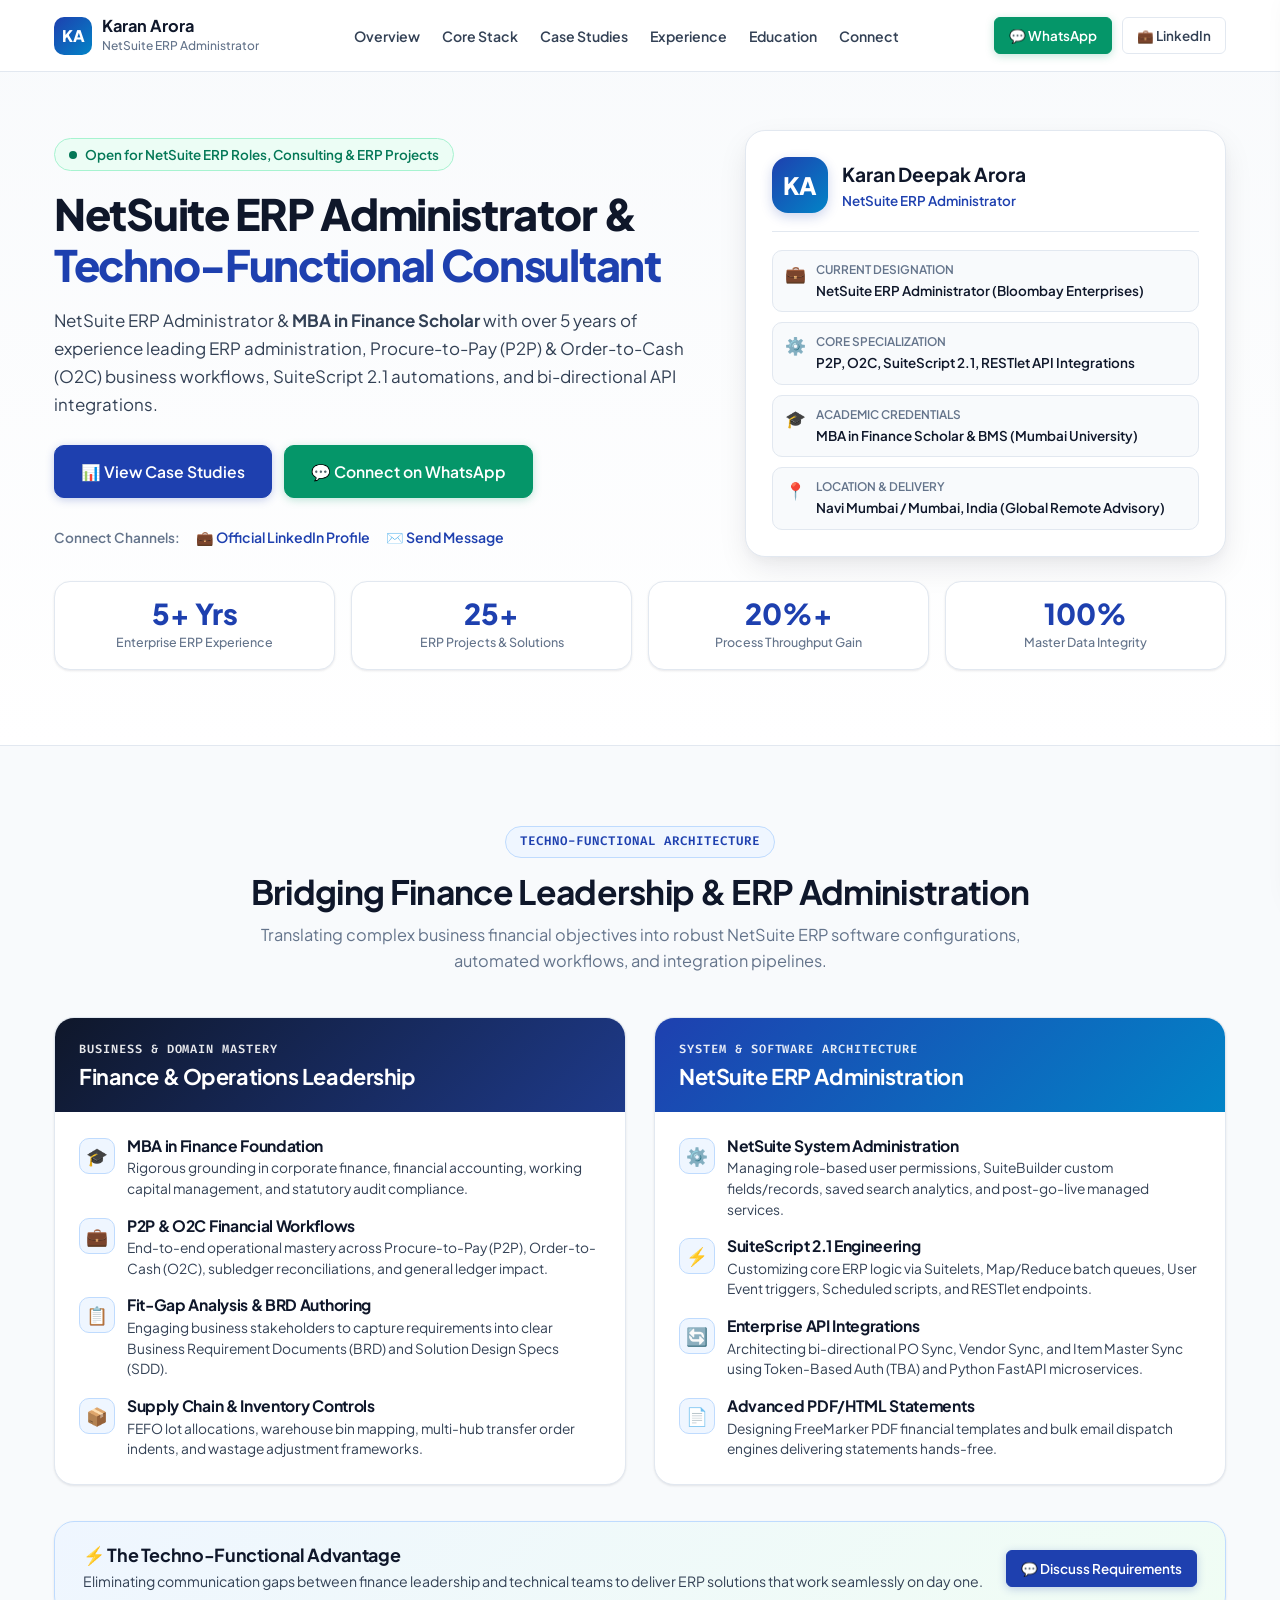
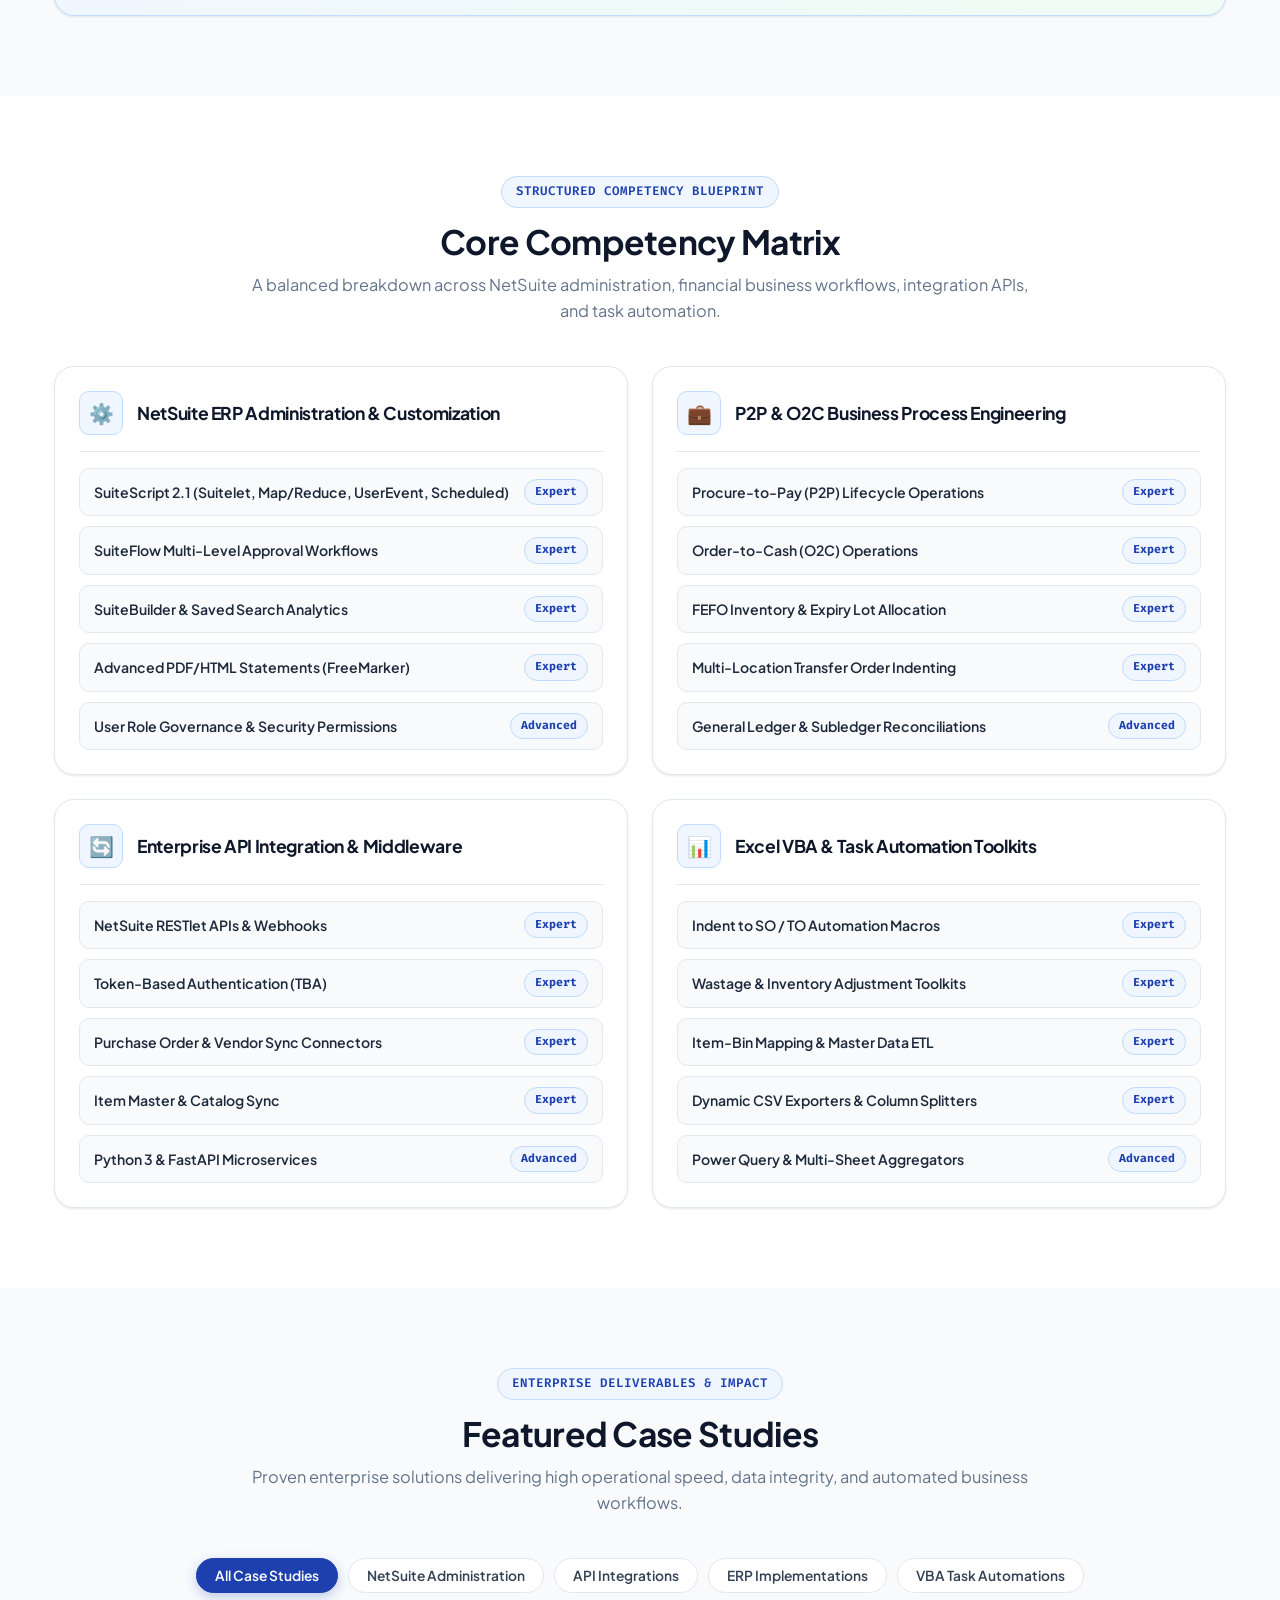
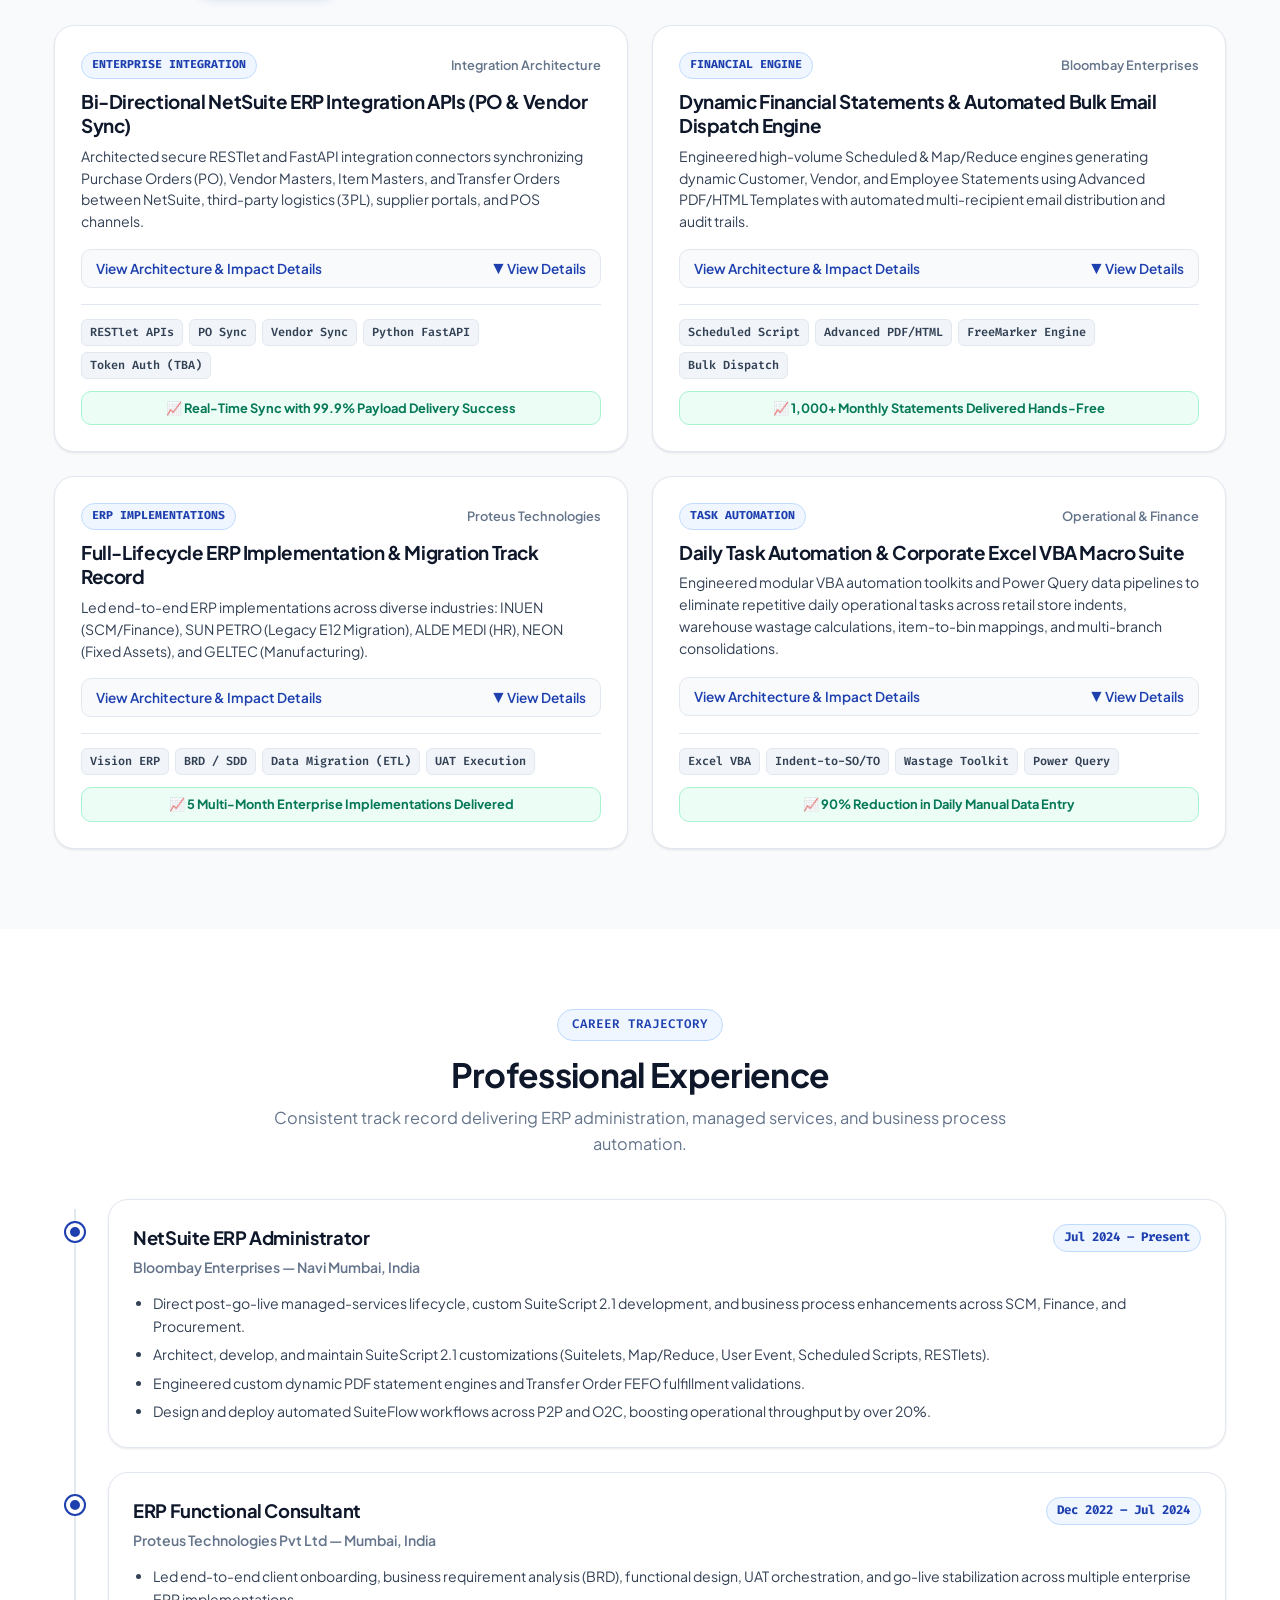
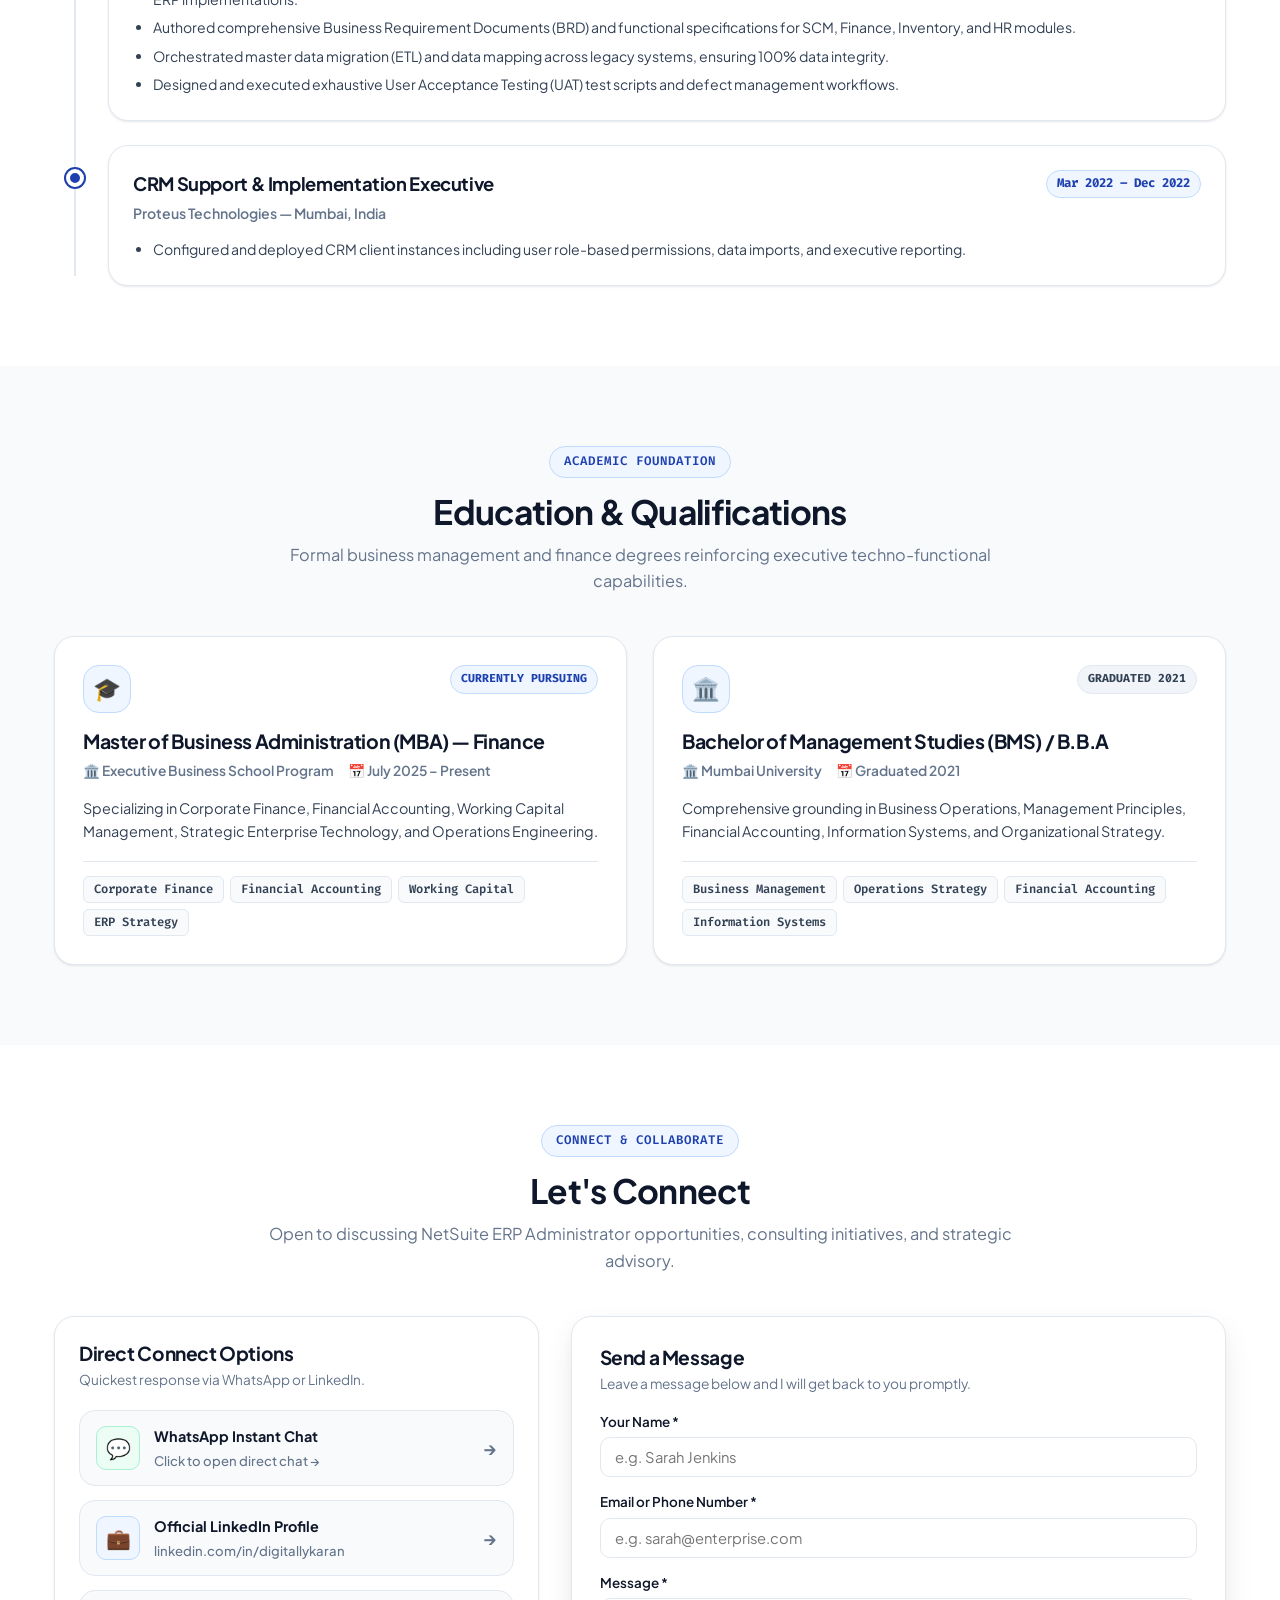
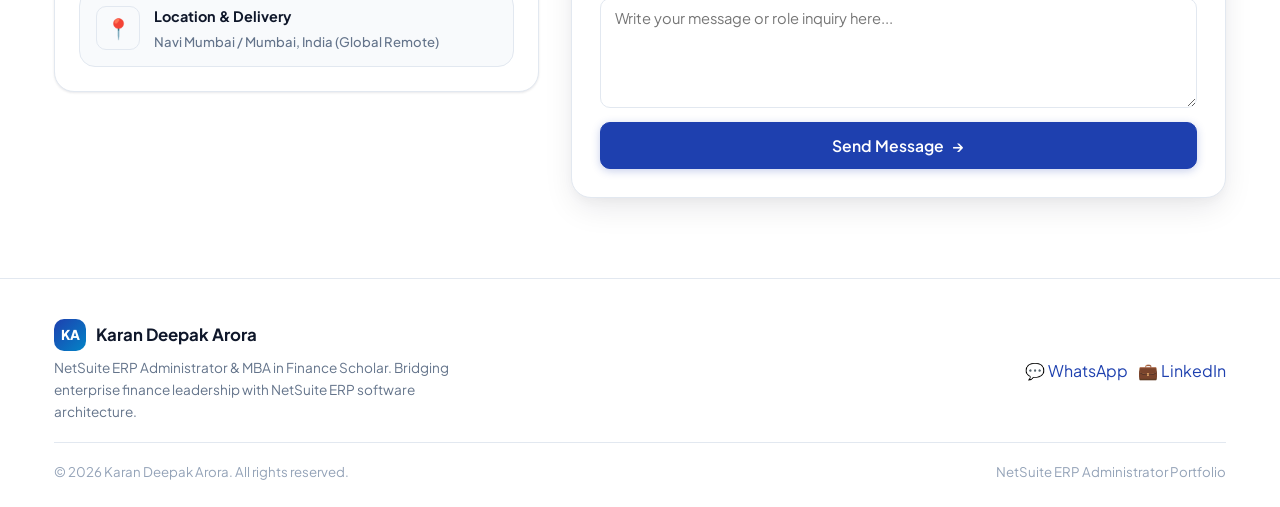
<file: index.html>
<!doctype html>
<html lang="en">
  <head>
    <!-- Google tag (gtag.js) -->
    <script async src="https://www.googletagmanager.com/gtag/js?id=G-GQKBBTF3C3"></script>
    <script>
      window.dataLayer = window.dataLayer || [];
      function gtag(){dataLayer.push(arguments);}
      gtag('js', new Date());
      gtag('config', 'G-GQKBBTF3C3');
    </script>

    <meta charset="UTF-8" />
    <meta name="viewport" content="width=device-width, initial-scale=1.0" />

    <!-- Primary SEO Meta Tags -->
    <title>Karan Deepak Arora | NetSuite ERP Administrator &amp; Techno-Functional Consultant</title>
    <meta name="title" content="Karan Deepak Arora | NetSuite ERP Administrator &amp; Techno-Functional Consultant" />
    <meta name="description" content="Professional portfolio of Karan Deepak Arora — NetSuite ERP Administrator &amp; Techno-Functional Consultant with MBA in Finance. Specializing in NetSuite administration, SuiteScript 2.1 automations, P2P/O2C workflows, API integrations, and Excel VBA macros." />
    <meta name="keywords" content="NetSuite ERP Administrator, NetSuite Techno-Functional Consultant, NetSuite ERP Applications Specialist, Senior NetSuite Consultant, NetSuite Solutions Architect, Oracle NetSuite ERP Specialist, SuiteScript 2.1 Developer, Procure-to-Pay P2P NetSuite, Order-to-Cash O2C NetSuite, NetSuite AP Automation, NetSuite Implementation Consultant, ERP Migration Specialist, Python FastAPI ERP Integration, MBA in Finance NetSuite, Karan Deepak Arora" />
    <meta name="author" content="Karan Deepak Arora" />
    <meta name="robots" content="index, follow, max-snippet:-1, max-image-preview:large, max-video-preview:-1" />
    <link rel="canonical" href="https://digitallykaran.github.io/" />

    <!-- Open Graph / Social Sharing -->
    <meta property="og:type" content="profile" />
    <meta property="og:url" content="https://digitallykaran.github.io/" />
    <meta property="og:title" content="Karan Deepak Arora | NetSuite ERP Administrator &amp; Techno-Functional Consultant" />
    <meta property="og:description" content="NetSuite ERP Administrator &amp; Techno-Functional Consultant with MBA in Finance. Delivering full-lifecycle ERP implementations, business process enhancements, and enterprise API integrations." />
    <meta property="og:image" content="https://digitallykaran.github.io/assets/images/og-preview.png" />
    <meta property="og:site_name" content="Karan Deepak Arora Portfolio" />

    <!-- Twitter Card -->
    <meta property="twitter:card" content="summary_large_image" />
    <meta property="twitter:url" content="https://digitallykaran.github.io/" />
    <meta property="twitter:title" content="Karan Deepak Arora | NetSuite ERP Administrator" />
    <meta property="twitter:description" content="NetSuite ERP Administrator &amp; Techno-Functional Consultant. Proven expertise in SuiteScript 2.1, ERP administration, and API integrations." />
    <meta property="twitter:image" content="https://digitallykaran.github.io/assets/images/og-preview.png" />

    <!-- Schema.org JSON-LD Structured Data -->
    <script type="application/ld+json">
      {
        "@context": "https://schema.org",
        "@graph": [
          {
            "@type": "Person",
            "@id": "https://digitallykaran.github.io/#person",
            "name": "Karan Deepak Arora",
            "jobTitle": "NetSuite ERP Administrator & Techno-Functional Consultant",
            "url": "https://digitallykaran.github.io/",
            "sameAs": ["https://www.linkedin.com/in/digitallykaran"],
            "address": {
              "@type": "PostalAddress",
              "addressLocality": "Navi Mumbai",
              "addressRegion": "Maharashtra",
              "addressCountry": "India"
            },
            "alumniOf": [
              {
                "@type": "EducationalOrganization",
                "name": "Mumbai University",
                "degree": "Bachelor of Management Studies / B.B.A"
              }
            ],
            "knowsAbout": [
              "Oracle NetSuite ERP Administration",
              "NetSuite Techno-Functional Consulting",
              "Procure-to-Pay (P2P) & Order-to-Cash (O2C) Business Processes",
              "SuiteScript 2.1 (Suitelet, Map/Reduce, User Event, Scheduled, RESTlet)",
              "NetSuite SuiteFlow Approval Workflows & SuiteBuilder",
              "ERP API Integrations (PO Sync, Vendor Sync, Item Sync)",
              "Full-Lifecycle ERP Implementation & Migration (BRD, SDD, ETL, UAT, Cutover)"
            ]
          }
        ]
      }
    </script>

    <!-- Stylesheet -->
    <link rel="stylesheet" href="assets/css/style.css" />
  </head>
  <body>
    <!-- STREAMLINED HEADER / NAVIGATION -->
    <header class="navbar">
      <div class="container nav-container">
        <a href="#hero" class="brand-logo" aria-label="Karan Deepak Arora Home">
          <div class="logo-badge">KA</div>
          <div class="brand-text">
            <span class="brand-name">Karan Arora</span>
            <span class="brand-role">NetSuite ERP Administrator</span>
          </div>
        </a>

        <!-- Decluttered Desktop Nav Links -->
        <nav aria-label="Main Navigation">
          <ul class="nav-links" id="nav_links">
            <li><a href="#about" class="nav-link">Overview</a></li>
            <li><a href="#competencies" class="nav-link">Core Stack</a></li>
            <li><a href="#case-studies" class="nav-link">Case Studies</a></li>
            <li><a href="#experience" class="nav-link">Experience</a></li>
            <li><a href="#education" class="nav-link">Education</a></li>
            <li><a href="#contact" class="nav-link">Connect</a></li>
          </ul>
        </nav>

        <!-- Nav Actions -->
        <div class="nav-actions">
          <a
            href="https://wa.me/919987430022?text=Hi%20Karan,%20I'd%20like%20to%20connect%20with%20you."
            target="_blank"
            rel="noopener noreferrer"
            class="btn btn-whatsapp btn-sm"
            aria-label="Connect via WhatsApp"
          >
            <span>💬 WhatsApp</span>
          </a>
          <a
            href="https://www.linkedin.com/in/digitallykaran"
            target="_blank"
            rel="noopener noreferrer"
            class="btn btn-outline btn-sm"
            aria-label="Official LinkedIn Profile"
          >
            <span>💼 LinkedIn</span>
          </a>
          <button
            class="mobile-toggle"
            id="mobile_toggle_btn"
            aria-label="Toggle Mobile Navigation Menu"
            type="button"
          >
            <span class="hamburger-bar"></span>
            <span class="hamburger-bar"></span>
            <span class="hamburger-bar"></span>
          </button>
        </div>
      </div>
    </header>

    <!-- Mobile Navigation Drawer Overlay -->
    <div class="mobile-nav-drawer" id="mobile_drawer" role="dialog" aria-modal="true" aria-label="Mobile Navigation">
      <div class="drawer-header">
        <div style="display: flex; align-items: center; gap: 10px">
          <div class="logo-badge" style="width: 34px; height: 34px; font-size: 0.9rem">KA</div>
          <span style="font-weight: 700; color: #0f172a">Karan Arora</span>
        </div>
        <button class="drawer-close-btn" id="drawer_close_btn" aria-label="Close Menu" type="button">&times;</button>
      </div>
      <ul class="drawer-links">
        <li><a href="#about" class="drawer-link">Profile Overview</a></li>
        <li><a href="#competencies" class="drawer-link">Core Competencies</a></li>
        <li><a href="#case-studies" class="drawer-link">Case Studies</a></li>
        <li><a href="#experience" class="drawer-link">Professional Experience</a></li>
        <li><a href="#education" class="drawer-link">Education &amp; Qualifications</a></li>
        <li><a href="#contact" class="drawer-link">Connect Inquiry Form</a></li>
      </ul>
      <div class="drawer-footer">
        <a
          href="https://wa.me/919987430022?text=Hi%20Karan,%20I'd%20like%20to%20connect%20with%20you."
          target="_blank"
          rel="noopener noreferrer"
          class="btn btn-whatsapp btn-sm"
          style="width: 100%; text-align: center"
        >
          <span>💬 Connect on WhatsApp</span>
        </a>
        <a
          href="https://www.linkedin.com/in/digitallykaran"
          target="_blank"
          rel="noopener noreferrer"
          class="btn btn-outline btn-sm"
          style="width: 100%; text-align: center"
        >
          <span>💼 Official LinkedIn</span>
        </a>
      </div>
    </div>
    <div class="drawer-backdrop" id="drawer_backdrop"></div>

    <main id="main-content">
      <!-- HERO SECTION -->
      <section id="hero" class="hero-section">
        <div class="container">
          <div class="hero-layout">
            <!-- Left Hero Content -->
            <div class="hero-content">
              <div class="hero-badge">
                <span class="pulse-dot"></span>
                <span>Open for NetSuite ERP Roles, Consulting &amp; ERP Projects</span>
              </div>

              <h1 class="hero-title">
                NetSuite ERP Administrator &amp; <br />
                <span class="highlight-text">Techno-Functional Consultant</span>
              </h1>

              <p class="hero-description">
                NetSuite ERP Administrator &amp; <strong>MBA in Finance Scholar</strong> with over 5 years of experience leading ERP administration, Procure-to-Pay (P2P) &amp; Order-to-Cash (O2C) business workflows, SuiteScript 2.1 automations, and bi-directional API integrations.
              </p>

              <div class="hero-cta-group">
                <a href="#case-studies" class="btn btn-primary btn-lg">
                  <span>📊 View Case Studies</span>
                </a>
                <a
                  href="https://wa.me/919987430022?text=Hi%20Karan,%20I'd%20like%20to%20connect%20with%20you."
                  target="_blank"
                  rel="noopener noreferrer"
                  class="btn btn-whatsapp btn-lg"
                >
                  <span>💬 Connect on WhatsApp</span>
                </a>
              </div>

              <div style="display: flex; align-items: center; gap: 16px; flex-wrap: wrap;">
                <span style="font-size: 0.85rem; color: var(--text-muted); font-weight: 600;">Connect Channels:</span>
                <a href="https://www.linkedin.com/in/digitallykaran" target="_blank" rel="noopener noreferrer" style="font-size: 0.88rem; font-weight: 600; text-decoration: none;">💼 Official LinkedIn Profile</a>
                <a href="#contact" style="font-size: 0.88rem; font-weight: 600; text-decoration: none;">✉️ Send Message</a>
              </div>
            </div>

            <!-- Right Hero Executive Profile Card (No Stock Photos) -->
            <div class="hero-executive-card">
              <div class="exec-monogram-box">
                <div class="exec-monogram-badge">KA</div>
                <div>
                  <div class="exec-info-name">Karan Deepak Arora</div>
                  <div class="exec-info-role">NetSuite ERP Administrator</div>
                </div>
              </div>

              <div class="hero-quick-specs">
                <div class="spec-item">
                  <span class="spec-icon">💼</span>
                  <div class="spec-content">
                    <span class="spec-label">Current Designation</span>
                    <span class="spec-val">NetSuite ERP Administrator (Bloombay Enterprises)</span>
                  </div>
                </div>
                <div class="spec-item">
                  <span class="spec-icon">⚙️</span>
                  <div class="spec-content">
                    <span class="spec-label">Core Specialization</span>
                    <span class="spec-val">P2P, O2C, SuiteScript 2.1, RESTlet API Integrations</span>
                  </div>
                </div>
                <div class="spec-item">
                  <span class="spec-icon">🎓</span>
                  <div class="spec-content">
                    <span class="spec-label">Academic Credentials</span>
                    <span class="spec-val">MBA in Finance Scholar &amp; BMS (Mumbai University)</span>
                  </div>
                </div>
                <div class="spec-item">
                  <span class="spec-icon">📍</span>
                  <div class="spec-content">
                    <span class="spec-label">Location &amp; Delivery</span>
                    <span class="spec-val">Navi Mumbai / Mumbai, India (Global Remote Advisory)</span>
                  </div>
                </div>
              </div>
            </div>
          </div>

          <!-- KPI Grid -->
          <div class="kpi-grid">
            <div class="kpi-card">
              <div class="kpi-value dynamic-exp-val">5+ Yrs</div>
              <div class="kpi-label">Enterprise ERP Experience</div>
            </div>
            <div class="kpi-card">
              <div class="kpi-value">25+</div>
              <div class="kpi-label">ERP Projects &amp; Solutions</div>
            </div>
            <div class="kpi-card">
              <div class="kpi-value">20%+</div>
              <div class="kpi-label">Process Throughput Gain</div>
            </div>
            <div class="kpi-card">
              <div class="kpi-value">100%</div>
              <div class="kpi-label">Master Data Integrity</div>
            </div>
          </div>
        </div>
      </section>

      <!-- EXECUTIVE PROFILE OVERVIEW: DUAL-PILLAR ARCHITECTURE -->
      <section id="about" class="section-spacing">
        <div class="container">
          <div class="section-header">
            <div class="section-eyebrow">Techno-Functional Architecture</div>
            <h2 class="section-title">Bridging Finance Leadership &amp; ERP Administration</h2>
            <p class="section-subtitle">
              Translating complex business financial objectives into robust NetSuite ERP software configurations, automated workflows, and integration pipelines.
            </p>
          </div>

          <!-- Dual Pillar Feature Cards -->
          <div class="bridge-pillars-container">
            <!-- Left Pillar: Finance & Business Leadership -->
            <div class="bridge-pillar-card">
              <div class="pillar-header-finance">
                <div class="pillar-eyebrow">BUSINESS &amp; DOMAIN MASTERY</div>
                <h3 class="pillar-title">Finance &amp; Operations Leadership</h3>
              </div>
              <div class="pillar-body">
                <div class="pillar-feature-item">
                  <div class="pillar-feature-icon">🎓</div>
                  <div class="pillar-feature-text">
                    <h4>MBA in Finance Foundation</h4>
                    <p>Rigorous grounding in corporate finance, financial accounting, working capital management, and statutory audit compliance.</p>
                  </div>
                </div>

                <div class="pillar-feature-item">
                  <div class="pillar-feature-icon">💼</div>
                  <div class="pillar-feature-text">
                    <h4>P2P &amp; O2C Financial Workflows</h4>
                    <p>End-to-end operational mastery across Procure-to-Pay (P2P), Order-to-Cash (O2C), subledger reconciliations, and general ledger impact.</p>
                  </div>
                </div>

                <div class="pillar-feature-item">
                  <div class="pillar-feature-icon">📋</div>
                  <div class="pillar-feature-text">
                    <h4>Fit-Gap Analysis &amp; BRD Authoring</h4>
                    <p>Engaging business stakeholders to capture requirements into clear Business Requirement Documents (BRD) and Solution Design Specs (SDD).</p>
                  </div>
                </div>

                <div class="pillar-feature-item">
                  <div class="pillar-feature-icon">📦</div>
                  <div class="pillar-feature-text">
                    <h4>Supply Chain &amp; Inventory Controls</h4>
                    <p>FEFO lot allocations, warehouse bin mapping, multi-hub transfer order indents, and wastage adjustment frameworks.</p>
                  </div>
                </div>
              </div>
            </div>

            <!-- Right Pillar: NetSuite ERP Administration -->
            <div class="bridge-pillar-card">
              <div class="pillar-header-tech">
                <div class="pillar-eyebrow">SYSTEM &amp; SOFTWARE ARCHITECTURE</div>
                <h3 class="pillar-title">NetSuite ERP Administration</h3>
              </div>
              <div class="pillar-body">
                <div class="pillar-feature-item">
                  <div class="pillar-feature-icon">⚙️</div>
                  <div class="pillar-feature-text">
                    <h4>NetSuite System Administration</h4>
                    <p>Managing role-based user permissions, SuiteBuilder custom fields/records, saved search analytics, and post-go-live managed services.</p>
                  </div>
                </div>

                <div class="pillar-feature-item">
                  <div class="pillar-feature-icon">⚡</div>
                  <div class="pillar-feature-text">
                    <h4>SuiteScript 2.1 Engineering</h4>
                    <p>Customizing core ERP logic via Suitelets, Map/Reduce batch queues, User Event triggers, Scheduled scripts, and RESTlet endpoints.</p>
                  </div>
                </div>

                <div class="pillar-feature-item">
                  <div class="pillar-feature-icon">🔄</div>
                  <div class="pillar-feature-text">
                    <h4>Enterprise API Integrations</h4>
                    <p>Architecting bi-directional PO Sync, Vendor Sync, and Item Master Sync using Token-Based Auth (TBA) and Python FastAPI microservices.</p>
                  </div>
                </div>

                <div class="pillar-feature-item">
                  <div class="pillar-feature-icon">📄</div>
                  <div class="pillar-feature-text">
                    <h4>Advanced PDF/HTML Statements</h4>
                    <p>Designing FreeMarker PDF financial templates and bulk email dispatch engines delivering statements hands-free.</p>
                  </div>
                </div>
              </div>
            </div>
          </div>

          <!-- Central Bridging Value Summary Banner -->
          <div class="bridge-banner">
            <div class="bridge-banner-text">
              <h3>⚡ The Techno-Functional Advantage</h3>
              <p>Eliminating communication gaps between finance leadership and technical teams to deliver ERP solutions that work seamlessly on day one.</p>
            </div>
            <a href="https://wa.me/919987430022?text=Hi%20Karan,%20I'd%20like%20to%20connect%20regarding%20NetSuite%20ERP." target="_blank" rel="noopener noreferrer" class="btn btn-primary btn-sm">
              <span>💬 Discuss Requirements</span>
            </a>
          </div>
        </div>
      </section>

      <!-- PROPERLY ARRANGED CORE COMPETENCY MATRIX -->
      <section id="competencies" class="section-spacing" style="background: #ffffff">
        <div class="container">
          <div class="section-header">
            <div class="section-eyebrow">Structured Competency Blueprint</div>
            <h2 class="section-title">Core Competency Matrix</h2>
            <p class="section-subtitle">
              A balanced breakdown across NetSuite administration, financial business workflows, integration APIs, and task automation.
            </p>
          </div>

          <div class="competency-matrix-grid">
            <!-- Category 1 -->
            <div class="matrix-card">
              <div class="matrix-card-header">
                <div class="matrix-icon-box">⚙️</div>
                <h3 class="matrix-title">NetSuite ERP Administration &amp; Customization</h3>
              </div>
              <div class="matrix-item-list">
                <div class="matrix-item-row"><span class="matrix-item-name">SuiteScript 2.1 (Suitelet, Map/Reduce, UserEvent, Scheduled)</span><span class="matrix-item-level">Expert</span></div>
                <div class="matrix-item-row"><span class="matrix-item-name">SuiteFlow Multi-Level Approval Workflows</span><span class="matrix-item-level">Expert</span></div>
                <div class="matrix-item-row"><span class="matrix-item-name">SuiteBuilder &amp; Saved Search Analytics</span><span class="matrix-item-level">Expert</span></div>
                <div class="matrix-item-row"><span class="matrix-item-name">Advanced PDF/HTML Statements (FreeMarker)</span><span class="matrix-item-level">Expert</span></div>
                <div class="matrix-item-row"><span class="matrix-item-name">User Role Governance &amp; Security Permissions</span><span class="matrix-item-level">Advanced</span></div>
              </div>
            </div>

            <!-- Category 2 -->
            <div class="matrix-card">
              <div class="matrix-card-header">
                <div class="matrix-icon-box">💼</div>
                <h3 class="matrix-title">P2P &amp; O2C Business Process Engineering</h3>
              </div>
              <div class="matrix-item-list">
                <div class="matrix-item-row"><span class="matrix-item-name">Procure-to-Pay (P2P) Lifecycle Operations</span><span class="matrix-item-level">Expert</span></div>
                <div class="matrix-item-row"><span class="matrix-item-name">Order-to-Cash (O2C) Operations</span><span class="matrix-item-level">Expert</span></div>
                <div class="matrix-item-row"><span class="matrix-item-name">FEFO Inventory &amp; Expiry Lot Allocation</span><span class="matrix-item-level">Expert</span></div>
                <div class="matrix-item-row"><span class="matrix-item-name">Multi-Location Transfer Order Indenting</span><span class="matrix-item-level">Expert</span></div>
                <div class="matrix-item-row"><span class="matrix-item-name">General Ledger &amp; Subledger Reconciliations</span><span class="matrix-item-level">Advanced</span></div>
              </div>
            </div>

            <!-- Category 3 -->
            <div class="matrix-card">
              <div class="matrix-card-header">
                <div class="matrix-icon-box">🔄</div>
                <h3 class="matrix-title">Enterprise API Integration &amp; Middleware</h3>
              </div>
              <div class="matrix-item-list">
                <div class="matrix-item-row"><span class="matrix-item-name">NetSuite RESTlet APIs &amp; Webhooks</span><span class="matrix-item-level">Expert</span></div>
                <div class="matrix-item-row"><span class="matrix-item-name">Token-Based Authentication (TBA)</span><span class="matrix-item-level">Expert</span></div>
                <div class="matrix-item-row"><span class="matrix-item-name">Purchase Order &amp; Vendor Sync Connectors</span><span class="matrix-item-level">Expert</span></div>
                <div class="matrix-item-row"><span class="matrix-item-name">Item Master &amp; Catalog Sync</span><span class="matrix-item-level">Expert</span></div>
                <div class="matrix-item-row"><span class="matrix-item-name">Python 3 &amp; FastAPI Microservices</span><span class="matrix-item-level">Advanced</span></div>
              </div>
            </div>

            <!-- Category 4 -->
            <div class="matrix-card">
              <div class="matrix-card-header">
                <div class="matrix-icon-box">📊</div>
                <h3 class="matrix-title">Excel VBA &amp; Task Automation Toolkits</h3>
              </div>
              <div class="matrix-item-list">
                <div class="matrix-item-row"><span class="matrix-item-name">Indent to SO / TO Automation Macros</span><span class="matrix-item-level">Expert</span></div>
                <div class="matrix-item-row"><span class="matrix-item-name">Wastage &amp; Inventory Adjustment Toolkits</span><span class="matrix-item-level">Expert</span></div>
                <div class="matrix-item-row"><span class="matrix-item-name">Item-Bin Mapping &amp; Master Data ETL</span><span class="matrix-item-level">Expert</span></div>
                <div class="matrix-item-row"><span class="matrix-item-name">Dynamic CSV Exporters &amp; Column Splitters</span><span class="matrix-item-level">Expert</span></div>
                <div class="matrix-item-row"><span class="matrix-item-name">Power Query &amp; Multi-Sheet Aggregators</span><span class="matrix-item-level">Advanced</span></div>
              </div>
            </div>
          </div>
        </div>
      </section>

      <!-- FEATURED ENTERPRISE CASE STUDIES -->
      <section id="case-studies" class="section-spacing">
        <div class="container">
          <div class="section-header">
            <div class="section-eyebrow">Enterprise Deliverables &amp; Impact</div>
            <h2 class="section-title">Featured Case Studies</h2>
            <p class="section-subtitle">
              Proven enterprise solutions delivering high operational speed, data integrity, and automated business workflows.
            </p>
          </div>

          <!-- Filter Tabs -->
          <div class="filter-tabs">
            <button class="filter-btn active" data-filter="all">All Case Studies</button>
            <button class="filter-btn" data-filter="netsuite">NetSuite Administration</button>
            <button class="filter-btn" data-filter="integration">API Integrations</button>
            <button class="filter-btn" data-filter="implementation">ERP Implementations</button>
            <button class="filter-btn" data-filter="automation">VBA Task Automations</button>
          </div>

          <!-- Projects Grid -->
          <div class="projects-grid">
            <!-- Case Study 1: Integration APIs -->
            <article class="project-card" data-category="integration">
              <div class="project-card-header">
                <div class="project-meta-bar">
                  <span class="project-category-tag">Enterprise Integration</span>
                  <span class="project-org">Integration Architecture</span>
                </div>
                <h3 class="project-title">Bi-Directional NetSuite ERP Integration APIs (PO &amp; Vendor Sync)</h3>
                <p class="project-summary">
                  Architected secure RESTlet and FastAPI integration connectors synchronizing Purchase Orders (PO), Vendor Masters, Item Masters, and Transfer Orders between NetSuite, third-party logistics (3PL), supplier portals, and POS channels.
                </p>
              </div>

              <div class="project-card-body">
                <div class="project-breakdown">
                  <button class="breakdown-toggle" type="button">
                    <span>View Architecture &amp; Impact Details</span>
                    <span class="toggle-arrow">▼ View Details</span>
                  </button>
                  <div class="breakdown-content">
                    <div class="breakdown-item">
                      <span class="breakdown-label">Business Challenge:</span>
                      <p>Manual re-entry of vendor bills, purchase orders, and item catalog updates between legacy systems and NetSuite resulted in data lag, inventory discrepancies, and fulfillment bottlenecks.</p>
                    </div>
                    <div class="breakdown-item">
                      <span class="breakdown-label">Techno-Functional Solution:</span>
                      <p>Constructed RESTlets utilizing Token-Based Authentication (TBA), JSON payload validation, idempotent request keying, and asynchronous error-handling queues for automated retry on concurrency locks.</p>
                    </div>
                  </div>
                </div>
              </div>

              <div class="project-card-footer">
                <div class="tech-tags">
                  <span class="tech-tag">RESTlet APIs</span>
                  <span class="tech-tag">PO Sync</span>
                  <span class="tech-tag">Vendor Sync</span>
                  <span class="tech-tag">Python FastAPI</span>
                  <span class="tech-tag">Token Auth (TBA)</span>
                </div>
                <div class="project-metric-badge">
                  <span>📈 Real-Time Sync with 99.9% Payload Delivery Success</span>
                </div>
              </div>
            </article>

            <!-- Case Study 2: Statements Engine -->
            <article class="project-card" data-category="netsuite">
              <div class="project-card-header">
                <div class="project-meta-bar">
                  <span class="project-category-tag">Financial Engine</span>
                  <span class="project-org">Bloombay Enterprises</span>
                </div>
                <h3 class="project-title">Dynamic Financial Statements &amp; Automated Bulk Email Dispatch Engine</h3>
                <p class="project-summary">
                  Engineered high-volume Scheduled &amp; Map/Reduce engines generating dynamic Customer, Vendor, and Employee Statements using Advanced PDF/HTML Templates with automated multi-recipient email distribution and audit trails.
                </p>
              </div>

              <div class="project-card-body">
                <div class="project-breakdown">
                  <button class="breakdown-toggle" type="button">
                    <span>View Architecture &amp; Impact Details</span>
                    <span class="toggle-arrow">▼ View Details</span>
                  </button>
                  <div class="breakdown-content">
                    <div class="breakdown-item">
                      <span class="breakdown-label">Business Challenge:</span>
                      <p>Accounting teams spent over 30 hours per month manually generating PDF statements, cross-referencing subledger balances, and drafting individual emails.</p>
                    </div>
                    <div class="breakdown-item">
                      <span class="breakdown-label">Techno-Functional Solution:</span>
                      <p>Implemented Advanced PDF/HTML FreeMarker template engine with custom currency formatters and a Map/Reduce queue extracting recipient lists with delivery audit logging.</p>
                    </div>
                  </div>
                </div>
              </div>

              <div class="project-card-footer">
                <div class="tech-tags">
                  <span class="tech-tag">Scheduled Script</span>
                  <span class="tech-tag">Advanced PDF/HTML</span>
                  <span class="tech-tag">FreeMarker Engine</span>
                  <span class="tech-tag">Bulk Dispatch</span>
                </div>
                <div class="project-metric-badge">
                  <span>📈 1,000+ Monthly Statements Delivered Hands-Free</span>
                </div>
              </div>
            </article>

            <!-- Case Study 3: Full-Lifecycle Implementations -->
            <article class="project-card" data-category="implementation">
              <div class="project-card-header">
                <div class="project-meta-bar">
                  <span class="project-category-tag">ERP Implementations</span>
                  <span class="project-org">Proteus Technologies</span>
                </div>
                <h3 class="project-title">Full-Lifecycle ERP Implementation &amp; Migration Track Record</h3>
                <p class="project-summary">
                  Led end-to-end ERP implementations across diverse industries: INUEN (SCM/Finance), SUN PETRO (Legacy E12 Migration), ALDE MEDI (HR), NEON (Fixed Assets), and GELTEC (Manufacturing).
                </p>
              </div>

              <div class="project-card-body">
                <div class="project-breakdown">
                  <button class="breakdown-toggle" type="button">
                    <span>View Architecture &amp; Impact Details</span>
                    <span class="toggle-arrow">▼ View Details</span>
                  </button>
                  <div class="breakdown-content">
                    <div class="breakdown-item">
                      <span class="breakdown-label">Methodology Executed:</span>
                      <p>Orchestrated the 5-phase ERP implementation lifecycle: Scope &amp; BRD &rarr; Master Data Migration (ETL) &rarr; Functional Configuration &rarr; Rigorous UAT &amp; SOP Authoring &rarr; Go-Live Cutover &amp; Stabilization.</p>
                    </div>
                  </div>
                </div>
              </div>

              <div class="project-card-footer">
                <div class="tech-tags">
                  <span class="tech-tag">Vision ERP</span>
                  <span class="tech-tag">BRD / SDD</span>
                  <span class="tech-tag">Data Migration (ETL)</span>
                  <span class="tech-tag">UAT Execution</span>
                </div>
                <div class="project-metric-badge">
                  <span>📈 5 Multi-Month Enterprise Implementations Delivered</span>
                </div>
              </div>
            </article>

            <!-- Case Study 4: Daily Task Automation & Excel VBA -->
            <article class="project-card" data-category="automation">
              <div class="project-card-header">
                <div class="project-meta-bar">
                  <span class="project-category-tag">Task Automation</span>
                  <span class="project-org">Operational &amp; Finance</span>
                </div>
                <h3 class="project-title">Daily Task Automation &amp; Corporate Excel VBA Macro Suite</h3>
                <p class="project-summary">
                  Engineered modular VBA automation toolkits and Power Query data pipelines to eliminate repetitive daily operational tasks across retail store indents, warehouse wastage calculations, item-to-bin mappings, and multi-branch consolidations.
                </p>
              </div>

              <div class="project-card-body">
                <div class="project-breakdown">
                  <button class="breakdown-toggle" type="button">
                    <span>View Architecture &amp; Impact Details</span>
                    <span class="toggle-arrow">▼ View Details</span>
                  </button>
                  <div class="breakdown-content">
                    <div class="breakdown-item">
                      <span class="breakdown-label">Key Automations:</span>
                      <p>Indent-to-SO/TO macro parser, inventory wastage calculator, item-bin mapper, and multi-sheet CSV splitters.</p>
                    </div>
                  </div>
                </div>
              </div>

              <div class="project-card-footer">
                <div class="tech-tags">
                  <span class="tech-tag">Excel VBA</span>
                  <span class="tech-tag">Indent-to-SO/TO</span>
                  <span class="tech-tag">Wastage Toolkit</span>
                  <span class="tech-tag">Power Query</span>
                </div>
                <div class="project-metric-badge">
                  <span>📈 90% Reduction in Daily Manual Data Entry</span>
                </div>
              </div>
            </article>
          </div>
        </div>
      </section>

      <!-- PROFESSIONAL EXPERIENCE TIMELINE -->
      <section id="experience" class="section-spacing" style="background: #ffffff">
        <div class="container">
          <div class="section-header">
            <div class="section-eyebrow">Career Trajectory</div>
            <h2 class="section-title">Professional Experience</h2>
            <p class="section-subtitle">
              Consistent track record delivering ERP administration, managed services, and business process automation.
            </p>
          </div>

          <div class="timeline">
            <!-- Bloombay Enterprises -->
            <div class="timeline-item">
              <div class="timeline-marker"></div>
              <div class="timeline-card">
                <div class="timeline-header">
                  <h3 class="timeline-role">NetSuite ERP Administrator</h3>
                  <span class="timeline-date">Jul 2024 – Present</span>
                </div>
                <div class="timeline-company">Bloombay Enterprises — Navi Mumbai, India</div>
                <ul class="timeline-bullets">
                  <li>Direct post-go-live managed-services lifecycle, custom SuiteScript 2.1 development, and business process enhancements across SCM, Finance, and Procurement.</li>
                  <li>Architect, develop, and maintain SuiteScript 2.1 customizations (Suitelets, Map/Reduce, User Event, Scheduled Scripts, RESTlets).</li>
                  <li>Engineered custom dynamic PDF statement engines and Transfer Order FEFO fulfillment validations.</li>
                  <li>Design and deploy automated SuiteFlow workflows across P2P and O2C, boosting operational throughput by over 20%.</li>
                </ul>
              </div>
            </div>

            <!-- Proteus Technologies - Consultant -->
            <div class="timeline-item">
              <div class="timeline-marker"></div>
              <div class="timeline-card">
                <div class="timeline-header">
                  <h3 class="timeline-role">ERP Functional Consultant</h3>
                  <span class="timeline-date">Dec 2022 – Jul 2024</span>
                </div>
                <div class="timeline-company">Proteus Technologies Pvt Ltd — Mumbai, India</div>
                <ul class="timeline-bullets">
                  <li>Led end-to-end client onboarding, business requirement analysis (BRD), functional design, UAT orchestration, and go-live stabilization across multiple enterprise ERP implementations.</li>
                  <li>Authored comprehensive Business Requirement Documents (BRD) and functional specifications for SCM, Finance, Inventory, and HR modules.</li>
                  <li>Orchestrated master data migration (ETL) and data mapping across legacy systems, ensuring 100% data integrity.</li>
                  <li>Designed and executed exhaustive User Acceptance Testing (UAT) test scripts and defect management workflows.</li>
                </ul>
              </div>
            </div>

            <!-- Proteus Technologies - Executive -->
            <div class="timeline-item">
              <div class="timeline-marker"></div>
              <div class="timeline-card">
                <div class="timeline-header">
                  <h3 class="timeline-role">CRM Support &amp; Implementation Executive</h3>
                  <span class="timeline-date">Mar 2022 – Dec 2022</span>
                </div>
                <div class="timeline-company">Proteus Technologies — Mumbai, India</div>
                <ul class="timeline-bullets">
                  <li>Configured and deployed CRM client instances including user role-based permissions, data imports, and executive reporting.</li>
                </ul>
              </div>
            </div>
          </div>
        </div>
      </section>

      <!-- REDESIGNED EDUCATION & QUALIFICATIONS SECTION -->
      <section id="education" class="section-spacing">
        <div class="container">
          <div class="section-header">
            <div class="section-eyebrow">Academic Foundation</div>
            <h2 class="section-title">Education &amp; Qualifications</h2>
            <p class="section-subtitle">
              Formal business management and finance degrees reinforcing executive techno-functional capabilities.
            </p>
          </div>

          <div class="edu-redesign-grid">
            <!-- MBA Card -->
            <div class="edu-feature-card">
              <div>
                <div class="edu-card-top">
                  <div class="edu-icon-badge">🎓</div>
                  <span class="edu-status-tag">Currently Pursuing</span>
                </div>
                <h3 class="edu-degree-title">Master of Business Administration (MBA) — Finance</h3>
                <div class="edu-meta-row">
                  <span class="edu-meta-item">🏛️ Executive Business School Program</span>
                  <span class="edu-meta-item">📅 July 2025 – Present</span>
                </div>
                <p class="edu-desc-text">
                  Specializing in Corporate Finance, Financial Accounting, Working Capital Management, Strategic Enterprise Technology, and Operations Engineering.
                </p>
              </div>
              <div class="edu-pillars-list">
                <span class="edu-pillar-pill">Corporate Finance</span>
                <span class="edu-pillar-pill">Financial Accounting</span>
                <span class="edu-pillar-pill">Working Capital</span>
                <span class="edu-pillar-pill">ERP Strategy</span>
              </div>
            </div>

            <!-- BMS Card -->
            <div class="edu-feature-card">
              <div>
                <div class="edu-card-top">
                  <div class="edu-icon-badge">🏛️</div>
                  <span class="edu-status-tag" style="background: #f1f5f9; color: var(--text-secondary); border-color: var(--border-subtle);">Graduated 2021</span>
                </div>
                <h3 class="edu-degree-title">Bachelor of Management Studies (BMS) / B.B.A</h3>
                <div class="edu-meta-row">
                  <span class="edu-meta-item">🏛️ Mumbai University</span>
                  <span class="edu-meta-item">📅 Graduated 2021</span>
                </div>
                <p class="edu-desc-text">
                  Comprehensive grounding in Business Operations, Management Principles, Financial Accounting, Information Systems, and Organizational Strategy.
                </p>
              </div>
              <div class="edu-pillars-list">
                <span class="edu-pillar-pill">Business Management</span>
                <span class="edu-pillar-pill">Operations Strategy</span>
                <span class="edu-pillar-pill">Financial Accounting</span>
                <span class="edu-pillar-pill">Information Systems</span>
              </div>
            </div>
          </div>
        </div>
      </section>

      <!-- SECURE CONNECT SECTION & SIMPLIFIED INQUIRY FORM -->
      <section id="contact" class="section-spacing" style="background: #ffffff">
        <div class="container">
          <div class="section-header">
            <div class="section-eyebrow">Connect &amp; Collaborate</div>
            <h2 class="section-title">Let's Connect</h2>
            <p class="section-subtitle">
              Open to discussing NetSuite ERP Administrator opportunities, consulting initiatives, and strategic advisory.
            </p>
          </div>

          <div class="contact-layout">
            <!-- Left Info Panel with WhatsApp & LinkedIn -->
            <div class="contact-info-panel">
              <div class="contact-quick-card">
                <h3 class="contact-card-heading">Direct Connect Options</h3>
                <p class="contact-card-sub">Quickest response via WhatsApp or LinkedIn.</p>

                <div class="contact-item-group">
                  <!-- WhatsApp Item -->
                  <a href="https://wa.me/919987430022?text=Hi%20Karan,%20I'd%20like%20to%20connect%20with%20you." target="_blank" rel="noopener noreferrer" class="contact-action-card whatsapp-card">
                    <div class="contact-icon-badge whatsapp-badge">💬</div>
                    <div class="contact-info">
                      <span class="contact-channel-title">WhatsApp Instant Chat</span>
                      <span class="contact-channel-detail">Click to open direct chat →</span>
                    </div>
                    <span class="contact-arrow">→</span>
                  </a>

                  <!-- LinkedIn Item -->
                  <a href="https://www.linkedin.com/in/digitallykaran" target="_blank" rel="noopener noreferrer" class="contact-action-card linkedin-card">
                    <div class="contact-icon-badge linkedin-badge">💼</div>
                    <div class="contact-info">
                      <span class="contact-channel-title">Official LinkedIn Profile</span>
                      <span class="contact-channel-detail">linkedin.com/in/digitallykaran</span>
                    </div>
                    <span class="contact-arrow">→</span>
                  </a>

                  <!-- Location Item -->
                  <div class="contact-action-card location-card">
                    <div class="contact-icon-badge location-badge">📍</div>
                    <div class="contact-info">
                      <span class="contact-channel-title">Location &amp; Delivery</span>
                      <span class="contact-channel-detail">Navi Mumbai / Mumbai, India (Global Remote)</span>
                    </div>
                  </div>
                </div>
              </div>
            </div>

            <!-- Right Panel: Simplified Inquiry Form -->
            <div class="contact-form-panel">
              <h3 style="font-size: 1.2rem; margin-bottom: 4px; color: #0f172a">Send a Message</h3>
              <p style="font-size: 0.86rem; color: var(--text-muted); margin-bottom: 16px;">
                Leave a message below and I will get back to you promptly.
              </p>

              <form id="consultation_form">
                <div class="form-group">
                  <label class="form-label" for="consult_name">Your Name *</label>
                  <input type="text" id="consult_name" class="form-control" placeholder="e.g. Sarah Jenkins" required />
                </div>

                <div class="form-group">
                  <label class="form-label" for="consult_email">Email or Phone Number *</label>
                  <input type="text" id="consult_email" class="form-control" placeholder="e.g. sarah@enterprise.com" required />
                </div>

                <div class="form-group">
                  <label class="form-label" for="consult_message">Message *</label>
                  <textarea id="consult_message" class="form-control" placeholder="Write your message or role inquiry here..." required></textarea>
                </div>

                <button type="submit" class="btn btn-primary btn-lg" style="width: 100%">
                  <span>Send Message</span>
                  <span>→</span>
                </button>
              </form>
            </div>
          </div>
        </div>
      </section>
    </main>

    <!-- FOOTER -->
    <footer class="footer">
      <div class="container">
        <div class="footer-content">
          <div>
            <div style="display: flex; align-items: center; gap: 10px; margin-bottom: 6px;">
              <div class="logo-badge" style="width: 32px; height: 32px; font-size: 0.85rem">KA</div>
              <span style="font-weight: 700; font-size: 1.05rem; color: #0f172a">Karan Deepak Arora</span>
            </div>
            <p style="font-size: 0.85rem; color: var(--text-muted); max-width: 440px;">
              NetSuite ERP Administrator &amp; MBA in Finance Scholar. Bridging enterprise finance leadership with NetSuite ERP software architecture.
            </p>
          </div>

          <div class="footer-socials">
            <a href="https://wa.me/919987430022?text=Hi%20Karan,%20I'd%20like%20to%20connect%20with%20you." target="_blank" rel="noopener noreferrer" class="social-link" aria-label="Connect on WhatsApp">💬 WhatsApp</a>
            <a href="https://www.linkedin.com/in/digitallykaran" target="_blank" rel="noopener noreferrer" class="social-link" aria-label="Official LinkedIn">💼 LinkedIn</a>
          </div>
        </div>

        <div class="footer-bottom">
          <div>&copy; 2026 Karan Deepak Arora. All rights reserved.</div>
          <div>NetSuite ERP Administrator Portfolio</div>
        </div>
      </div>
    </footer>

    <!-- Interactive Scripts -->
    <script src="assets/js/main.js"></script>
  </body>
</html>
</file>
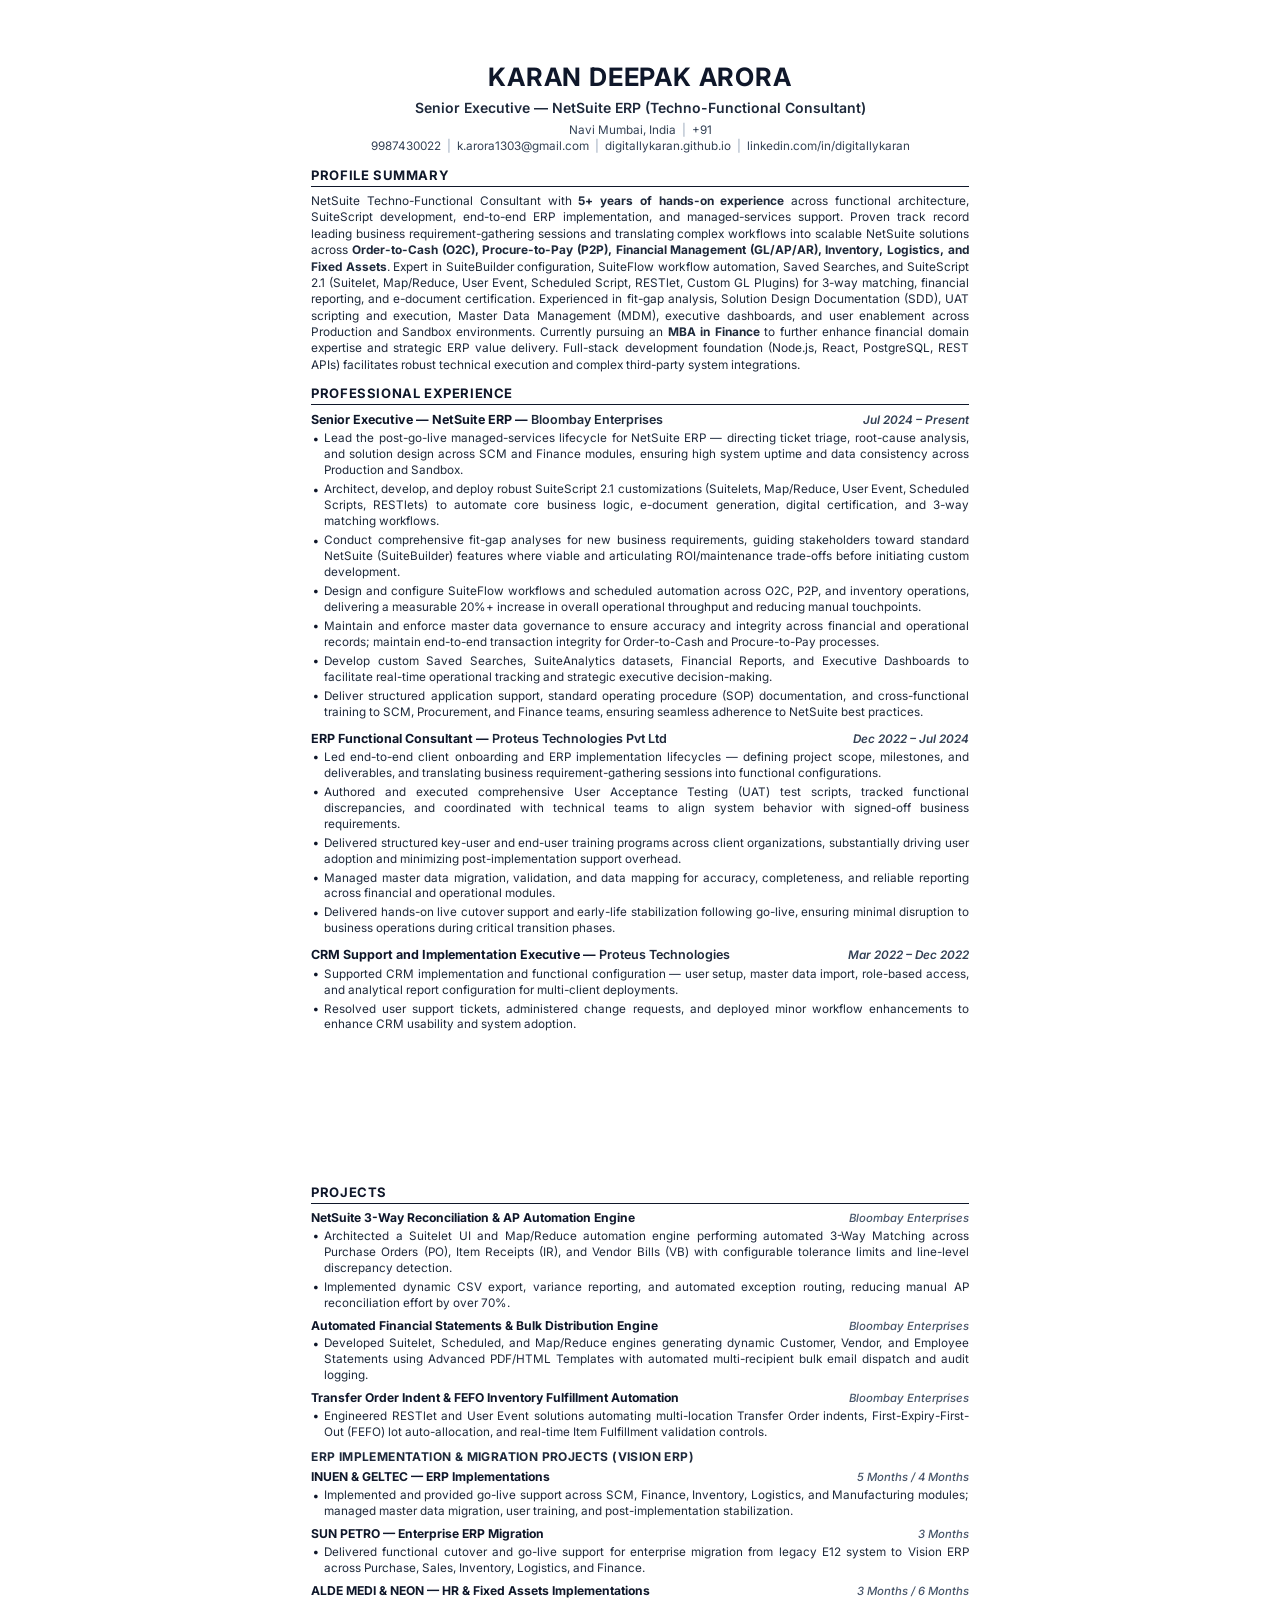
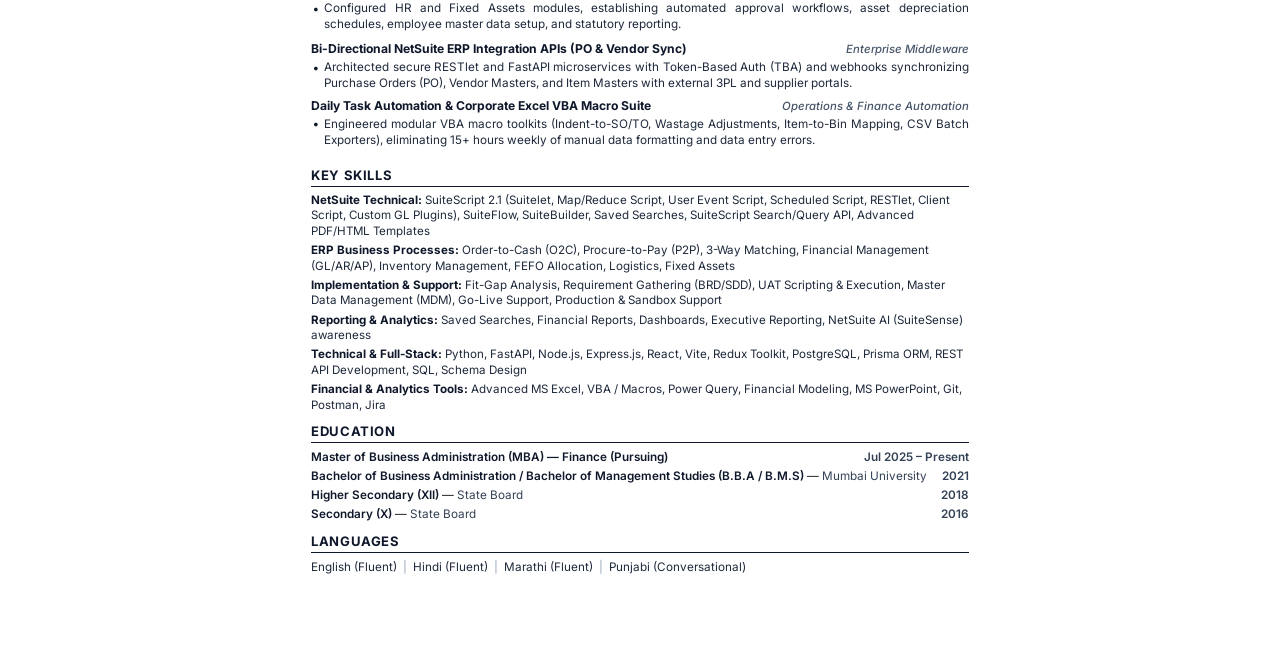
<file: Karan_Arora_Resume.html>
<!doctype html>
<html lang="en">
  <head>
    <meta charset="UTF-8" />
    <title>
      Karan Deepak Arora - NetSuite Techno-Functional Consultant Resume
    </title>
    <style>
      @import url("https://fonts.googleapis.com/css2?family=Inter:wght@300;400;500;600;700&display=swap");

      @page {
        size: A4 portrait;
        margin: 0;
      }

      *,
      *::before,
      *::after {
        box-sizing: border-box;
        margin: 0;
        padding: 0;
      }

      body {
        font-family:
          "Inter",
          -apple-system,
          BlinkMacSystemFont,
          "Segoe UI",
          Roboto,
          Helvetica,
          Arial,
          sans-serif;
        font-size: 9.2pt;
        line-height: 1.38;
        color: #1a1a1a;
        background-color: #ffffff;
        -webkit-font-smoothing: antialiased;
        -moz-osx-font-smoothing: grayscale;
      }

      .page {
        width: 210mm;
        min-height: 297mm;
        height: 297mm;
        padding: 16mm 18mm 14mm 18mm;
        margin: 0 auto;
        background: #ffffff;
        position: relative;
        page-break-after: always;
        break-after: page;
        overflow: hidden;
        display: flex;
        flex-direction: column;
      }

      /* Header */
      .header {
        text-align: center;
        margin-bottom: 12px;
      }

      .header h1 {
        font-size: 19pt;
        font-weight: 700;
        letter-spacing: 0.8px;
        color: #0f172a;
        text-transform: uppercase;
        margin-bottom: 3px;
      }

      .header .title {
        font-size: 10.5pt;
        font-weight: 600;
        color: #1e293b;
        margin-bottom: 4px;
      }

      .header .contact-info {
        font-size: 8.8pt;
        color: #334155;
        font-weight: 400;
      }

      .header .contact-info a {
        color: inherit;
        text-decoration: none;
      }

      .header .separator {
        margin: 0 6px;
        color: #94a3b8;
      }

      /* Section Styling */
      .section {
        margin-bottom: 11px;
      }

      .section-title {
        font-size: 9.8pt;
        font-weight: 700;
        text-transform: uppercase;
        letter-spacing: 0.6px;
        color: #0f172a;
        border-bottom: 1.2px solid #0f172a;
        padding-bottom: 2px;
        margin-bottom: 6px;
      }

      /* Profile Summary */
      .summary-text {
        font-size: 8.9pt;
        line-height: 1.38;
        color: #1e293b;
        text-align: justify;
      }

      /* Experience Items */
      .job-item {
        margin-bottom: 9px;
      }

      .job-item:last-child {
        margin-bottom: 0;
      }

      .job-header {
        display: flex;
        justify-content: space-between;
        align-items: baseline;
        margin-bottom: 3px;
      }

      .job-title-company {
        font-size: 9.4pt;
        font-weight: 700;
        color: #0f172a;
      }

      .job-title-company .role-name {
        font-weight: 700;
        color: #0f172a;
      }

      .job-title-company .company-name {
        font-weight: 600;
        color: #1e293b;
      }

      .job-dates {
        font-size: 8.8pt;
        font-weight: 600;
        color: #334155;
        font-style: italic;
        white-space: nowrap;
      }

      /* Project Items */
      .project-category {
        margin-bottom: 8px;
      }

      .project-item {
        margin-bottom: 6px;
      }

      .project-item:last-child {
        margin-bottom: 0;
      }

      .project-header {
        display: flex;
        justify-content: space-between;
        align-items: baseline;
        margin-bottom: 2px;
      }

      .project-title {
        font-size: 9.1pt;
        font-weight: 700;
        color: #0f172a;
      }

      .project-duration {
        font-size: 8.5pt;
        font-weight: 500;
        color: #475569;
        font-style: italic;
      }

      /* Bullet Lists */
      ul.bullet-list {
        list-style-type: none;
        padding-left: 0;
        margin: 0;
      }

      ul.bullet-list li {
        position: relative;
        padding-left: 13px;
        margin-bottom: 3px;
        font-size: 8.8pt;
        line-height: 1.36;
        color: #1e293b;
        text-align: justify;
      }

      ul.bullet-list li:last-child {
        margin-bottom: 0;
      }

      ul.bullet-list li::before {
        content: "•";
        position: absolute;
        left: 2px;
        top: -0.5px;
        color: #0f172a;
        font-size: 9pt;
        font-weight: bold;
      }

      /* Skills Grid */
      .skills-container {
        display: flex;
        flex-direction: column;
        gap: 3.5px;
      }

      .skill-row {
        font-size: 8.7pt;
        line-height: 1.35;
        color: #1e293b;
      }

      .skill-label {
        font-weight: 700;
        color: #0f172a;
      }

      /* Education Items */
      .edu-item {
        display: flex;
        justify-content: space-between;
        align-items: baseline;
        font-size: 8.8pt;
        line-height: 1.4;
        margin-bottom: 2.5px;
      }

      .edu-item:last-child {
        margin-bottom: 0;
      }

      .edu-degree {
        font-weight: 600;
        color: #0f172a;
      }

      .edu-institution {
        font-weight: 400;
        color: #334155;
      }

      .edu-year {
        font-weight: 600;
        color: #334155;
        white-space: nowrap;
      }

      /* Languages */
      .languages-text {
        font-size: 8.8pt;
        color: #1e293b;
      }

      @media print {
        body {
          background: transparent;
        }
        .page {
          margin: 0;
          box-shadow: none;
          page-break-after: always;
          break-after: page;
        }
      }
    </style>
  </head>
  <body>
    <!-- PAGE 1 -->
    <div class="page">
      <!-- Header -->
      <header class="header">
        <h1>KARAN DEEPAK ARORA</h1>
        <div class="title">
          Senior Executive — NetSuite ERP (Techno-Functional Consultant)
        </div>
        <div class="contact-info">
          Navi Mumbai, India<span class="separator">|</span>+91 9987430022<span class="separator">|</span><a href="mailto:k.arora1303@gmail.com">k.arora1303@gmail.com</a><span class="separator">|</span><a href="https://digitallykaran.github.io" target="_blank">digitallykaran.github.io</a><span class="separator">|</span><a href="https://www.linkedin.com/in/digitallykaran" target="_blank">linkedin.com/in/digitallykaran</a>
        </div>
      </header>

      <!-- Profile Summary -->
      <section class="section">
        <div class="section-title">PROFILE SUMMARY</div>
        <p class="summary-text">
          NetSuite Techno-Functional Consultant with
          <strong>5+ years of hands-on experience</strong> across functional
          architecture, SuiteScript development, end-to-end ERP implementation,
          and managed-services support. Proven track record leading business
          requirement-gathering sessions and translating complex workflows into
          scalable NetSuite solutions across
          <strong
            >Order-to-Cash (O2C), Procure-to-Pay (P2P), Financial Management
            (GL/AP/AR), Inventory, Logistics, and Fixed Assets</strong
          >. Expert in SuiteBuilder configuration, SuiteFlow workflow
          automation, Saved Searches, and SuiteScript 2.1 (Suitelet, Map/Reduce,
          User Event, Scheduled Script, RESTlet, Custom GL Plugins) for 3-way
          matching, financial reporting, and e-document certification.
          Experienced in fit-gap analysis, Solution Design Documentation (SDD),
          UAT scripting and execution, Master Data Management (MDM), executive
          dashboards, and user enablement across Production and Sandbox
          environments. Currently pursuing an <strong>MBA in Finance</strong> to
          further enhance financial domain expertise and strategic ERP value
          delivery. Full-stack development foundation (Node.js, React,
          PostgreSQL, REST APIs) facilitates robust technical execution and
          complex third-party system integrations.
        </p>
      </section>

      <!-- Professional Experience -->
      <section class="section">
        <div class="section-title">PROFESSIONAL EXPERIENCE</div>

        <!-- Bloombay Enterprises -->
        <div class="job-item">
          <div class="job-header">
            <div class="job-title-company">
              <span class="role-name">Senior Executive — NetSuite ERP</span> —
              <span class="company-name">Bloombay Enterprises</span>
            </div>
            <div class="job-dates">Jul 2024 – Present</div>
          </div>
          <ul class="bullet-list">
            <li>
              Lead the post-go-live managed-services lifecycle for NetSuite ERP
              — directing ticket triage, root-cause analysis, and solution
              design across SCM and Finance modules, ensuring high system uptime
              and data consistency across Production and Sandbox.
            </li>
            <li>
              Architect, develop, and deploy robust SuiteScript 2.1
              customizations (Suitelets, Map/Reduce, User Event, Scheduled
              Scripts, RESTlets) to automate core business logic, e-document
              generation, digital certification, and 3-way matching workflows.
            </li>
            <li>
              Conduct comprehensive fit-gap analyses for new business
              requirements, guiding stakeholders toward standard NetSuite
              (SuiteBuilder) features where viable and articulating
              ROI/maintenance trade-offs before initiating custom development.
            </li>
            <li>
              Design and configure SuiteFlow workflows and scheduled automation
              across O2C, P2P, and inventory operations, delivering a measurable
              20%+ increase in overall operational throughput and reducing
              manual touchpoints.
            </li>
            <li>
              Maintain and enforce master data governance to ensure accuracy and
              integrity across financial and operational records; maintain
              end-to-end transaction integrity for Order-to-Cash and
              Procure-to-Pay processes.
            </li>
            <li>
              Develop custom Saved Searches, SuiteAnalytics datasets, Financial
              Reports, and Executive Dashboards to facilitate real-time
              operational tracking and strategic executive decision-making.
            </li>
            <li>
              Deliver structured application support, standard operating
              procedure (SOP) documentation, and cross-functional training to
              SCM, Procurement, and Finance teams, ensuring seamless adherence
              to NetSuite best practices.
            </li>
          </ul>
        </div>

        <!-- Proteus Technologies - ERP Functional Consultant -->
        <div class="job-item">
          <div class="job-header">
            <div class="job-title-company">
              <span class="role-name">ERP Functional Consultant</span> —
              <span class="company-name">Proteus Technologies Pvt Ltd</span>
            </div>
            <div class="job-dates">Dec 2022 – Jul 2024</div>
          </div>
          <ul class="bullet-list">
            <li>
              Led end-to-end client onboarding and ERP implementation lifecycles
              — defining project scope, milestones, and deliverables, and
              translating business requirement-gathering sessions into
              functional configurations.
            </li>
            <li>
              Authored and executed comprehensive User Acceptance Testing (UAT)
              test scripts, tracked functional discrepancies, and coordinated
              with technical teams to align system behavior with signed-off
              business requirements.
            </li>
            <li>
              Delivered structured key-user and end-user training programs
              across client organizations, substantially driving user adoption
              and minimizing post-implementation support overhead.
            </li>
            <li>
              Managed master data migration, validation, and data mapping for
              accuracy, completeness, and reliable reporting across financial
              and operational modules.
            </li>
            <li>
              Delivered hands-on live cutover support and early-life
              stabilization following go-live, ensuring minimal disruption to
              business operations during critical transition phases.
            </li>
          </ul>
        </div>

        <!-- Proteus Technologies - CRM Executive -->
        <div class="job-item">
          <div class="job-header">
            <div class="job-title-company">
              <span class="role-name"
                >CRM Support and Implementation Executive</span
              >
              — <span class="company-name">Proteus Technologies</span>
            </div>
            <div class="job-dates">Mar 2022 – Dec 2022</div>
          </div>
          <ul class="bullet-list">
            <li>
              Supported CRM implementation and functional configuration — user
              setup, master data import, role-based access, and analytical
              report configuration for multi-client deployments.
            </li>
            <li>
              Resolved user support tickets, administered change requests, and
              deployed minor workflow enhancements to enhance CRM usability and
              system adoption.
            </li>
          </ul>
        </div>
      </section>
    </div>

    <!-- PAGE 2 -->
    <div class="page">
      <!-- Projects Section -->
      <section class="section">
        <div class="section-title">PROJECTS</div>

        <!-- NetSuite Customization & Automation Projects -->
        <div class="project-category">
          <div class="project-item">
            <div class="project-header">
              <div class="project-title">
                NetSuite 3-Way Reconciliation &amp; AP Automation Engine
              </div>
              <div class="project-duration">Bloombay Enterprises</div>
            </div>
            <ul class="bullet-list">
              <li>
                Architected a Suitelet UI and Map/Reduce automation engine
                performing automated 3-Way Matching across Purchase Orders (PO),
                Item Receipts (IR), and Vendor Bills (VB) with configurable
                tolerance limits and line-level discrepancy detection.
              </li>
              <li>
                Implemented dynamic CSV export, variance reporting, and
                automated exception routing, reducing manual AP reconciliation
                effort by over 70%.
              </li>
            </ul>
          </div>

          <div class="project-item" style="margin-top: 5px">
            <div class="project-header">
              <div class="project-title">
                Automated Financial Statements &amp; Bulk Distribution Engine
              </div>
              <div class="project-duration">Bloombay Enterprises</div>
            </div>
            <ul class="bullet-list">
              <li>
                Developed Suitelet, Scheduled, and Map/Reduce engines generating
                dynamic Customer, Vendor, and Employee Statements using Advanced
                PDF/HTML Templates with automated multi-recipient bulk email
                dispatch and audit logging.
              </li>
            </ul>
          </div>

          <div class="project-item" style="margin-top: 5px">
            <div class="project-header">
              <div class="project-title">
                Transfer Order Indent &amp; FEFO Inventory Fulfillment
                Automation
              </div>
              <div class="project-duration">Bloombay Enterprises</div>
            </div>
            <ul class="bullet-list">
              <li>
                Engineered RESTlet and User Event solutions automating
                multi-location Transfer Order indents, First-Expiry-First-Out
                (FEFO) lot auto-allocation, and real-time Item Fulfillment
                validation controls.
              </li>
            </ul>
          </div>
        </div>

        <!-- ERP Implementation Projects -->
        <div class="project-category" style="margin-top: 6px">
          <div
            style="
              font-size: 9pt;
              font-weight: 700;
              color: #1e293b;
              margin-bottom: 4px;
              text-transform: uppercase;
              letter-spacing: 0.4px;
            "
          >
            ERP Implementation &amp; Migration Projects (Vision ERP)
          </div>

          <div class="project-item">
            <div class="project-header">
              <div class="project-title">
                INUEN &amp; GELTEC — ERP Implementations
              </div>
              <div class="project-duration">5 Months / 4 Months</div>
            </div>
            <ul class="bullet-list">
              <li>
                Implemented and provided go-live support across SCM, Finance,
                Inventory, Logistics, and Manufacturing modules; managed master
                data migration, user training, and post-implementation
                stabilization.
              </li>
            </ul>
          </div>

          <div class="project-item" style="margin-top: 4px">
            <div class="project-header">
              <div class="project-title">
                SUN PETRO — Enterprise ERP Migration
              </div>
              <div class="project-duration">3 Months</div>
            </div>
            <ul class="bullet-list">
              <li>
                Delivered functional cutover and go-live support for enterprise
                migration from legacy E12 system to Vision ERP across Purchase,
                Sales, Inventory, Logistics, and Finance.
              </li>
            </ul>
          </div>

          <div class="project-item" style="margin-top: 4px">
            <div class="project-header">
              <div class="project-title">
                ALDE MEDI &amp; NEON — HR &amp; Fixed Assets Implementations
              </div>
              <div class="project-duration">3 Months / 6 Months</div>
            </div>
            <ul class="bullet-list">
              <li>
                Configured HR and Fixed Assets modules, establishing automated
                approval workflows, asset depreciation schedules, employee
                master data setup, and statutory reporting.
              </li>
            </ul>
          </div>
        </div>

        <!-- Full-Stack & Integration Projects -->
        <div class="project-category" style="margin-top: 6px">
          <div class="project-item">
            <div class="project-header">
              <div class="project-title">Bi-Directional NetSuite ERP Integration APIs (PO &amp; Vendor Sync)</div>
              <div class="project-duration">Enterprise Middleware</div>
            </div>
            <ul class="bullet-list">
              <li>
                Architected secure RESTlet and FastAPI microservices with Token-Based Auth (TBA) and webhooks synchronizing Purchase Orders (PO), Vendor Masters, and Item Masters with external 3PL and supplier portals.
              </li>
            </ul>
          </div>

          <div class="project-item" style="margin-top: 4px">
            <div class="project-header">
              <div class="project-title">Daily Task Automation &amp; Corporate Excel VBA Macro Suite</div>
              <div class="project-duration">Operations &amp; Finance Automation</div>
            </div>
            <ul class="bullet-list">
              <li>
                Engineered modular VBA macro toolkits (Indent-to-SO/TO, Wastage Adjustments, Item-to-Bin Mapping, CSV Batch Exporters), eliminating 15+ hours weekly of manual data formatting and data entry errors.
              </li>
            </ul>
          </div>
        </div>
      </section>

      <!-- Key Skills -->
      <section class="section" style="margin-top: -2px">
        <div class="section-title">KEY SKILLS</div>
        <div class="skills-container">
          <div class="skill-row">
            <span class="skill-label">NetSuite Technical:</span> SuiteScript 2.1
            (Suitelet, Map/Reduce Script, User Event Script, Scheduled Script,
            RESTlet, Client Script, Custom GL Plugins), SuiteFlow, SuiteBuilder,
            Saved Searches, SuiteScript Search/Query API, Advanced PDF/HTML
            Templates
          </div>
          <div class="skill-row">
            <span class="skill-label">ERP Business Processes:</span>
            Order-to-Cash (O2C), Procure-to-Pay (P2P), 3-Way Matching, Financial
            Management (GL/AR/AP), Inventory Management, FEFO Allocation,
            Logistics, Fixed Assets
          </div>
          <div class="skill-row">
            <span class="skill-label">Implementation &amp; Support:</span>
            Fit-Gap Analysis, Requirement Gathering (BRD/SDD), UAT Scripting
            &amp; Execution, Master Data Management (MDM), Go-Live Support,
            Production &amp; Sandbox Support
          </div>
          <div class="skill-row">
            <span class="skill-label">Reporting &amp; Analytics:</span> Saved
            Searches, Financial Reports, Dashboards, Executive Reporting,
            NetSuite AI (SuiteSense) awareness
          </div>
          <div class="skill-row">
            <span class="skill-label">Technical &amp; Full-Stack:</span> Python,
            FastAPI, Node.js, Express.js, React, Vite, Redux Toolkit,
            PostgreSQL, Prisma ORM, REST API Development, SQL, Schema Design
          </div>
          <div class="skill-row">
            <span class="skill-label">Financial &amp; Analytics Tools:</span>
            Advanced MS Excel, VBA / Macros, Power Query, Financial Modeling, MS
            PowerPoint, Git, Postman, Jira
          </div>
        </div>
      </section>

      <!-- Education -->
      <section class="section" style="margin-top: -2px">
        <div class="section-title">EDUCATION</div>
        <div class="edu-item">
          <div>
            <span class="edu-degree"
              >Master of Business Administration (MBA) — Finance
              (Pursuing)</span
            >
          </div>
          <div class="edu-year">Jul 2025 – Present</div>
        </div>
        <div class="edu-item">
          <div>
            <span class="edu-degree"
              >Bachelor of Business Administration / Bachelor of Management
              Studies (B.B.A / B.M.S)</span
            >
            — <span class="edu-institution">Mumbai University</span>
          </div>
          <div class="edu-year">2021</div>
        </div>
        <div class="edu-item">
          <div>
            <span class="edu-degree">Higher Secondary (XII)</span> —
            <span class="edu-institution">State Board</span>
          </div>
          <div class="edu-year">2018</div>
        </div>
        <div class="edu-item">
          <div>
            <span class="edu-degree">Secondary (X)</span> —
            <span class="edu-institution">State Board</span>
          </div>
          <div class="edu-year">2016</div>
        </div>
      </section>

      <!-- Languages -->
      <section class="section" style="margin-top: -2px; margin-bottom: 0">
        <div class="section-title">LANGUAGES</div>
        <div class="languages-text">
          English (Fluent)<span
            class="separator"
            style="margin: 0 6px; color: #94a3b8"
            >|</span
          >Hindi (Fluent)<span
            class="separator"
            style="margin: 0 6px; color: #94a3b8"
            >|</span
          >Marathi (Fluent)<span
            class="separator"
            style="margin: 0 6px; color: #94a3b8"
            >|</span
          >Punjabi (Conversational)
        </div>
      </section>
    </div>
  </body>
</html>
</file>
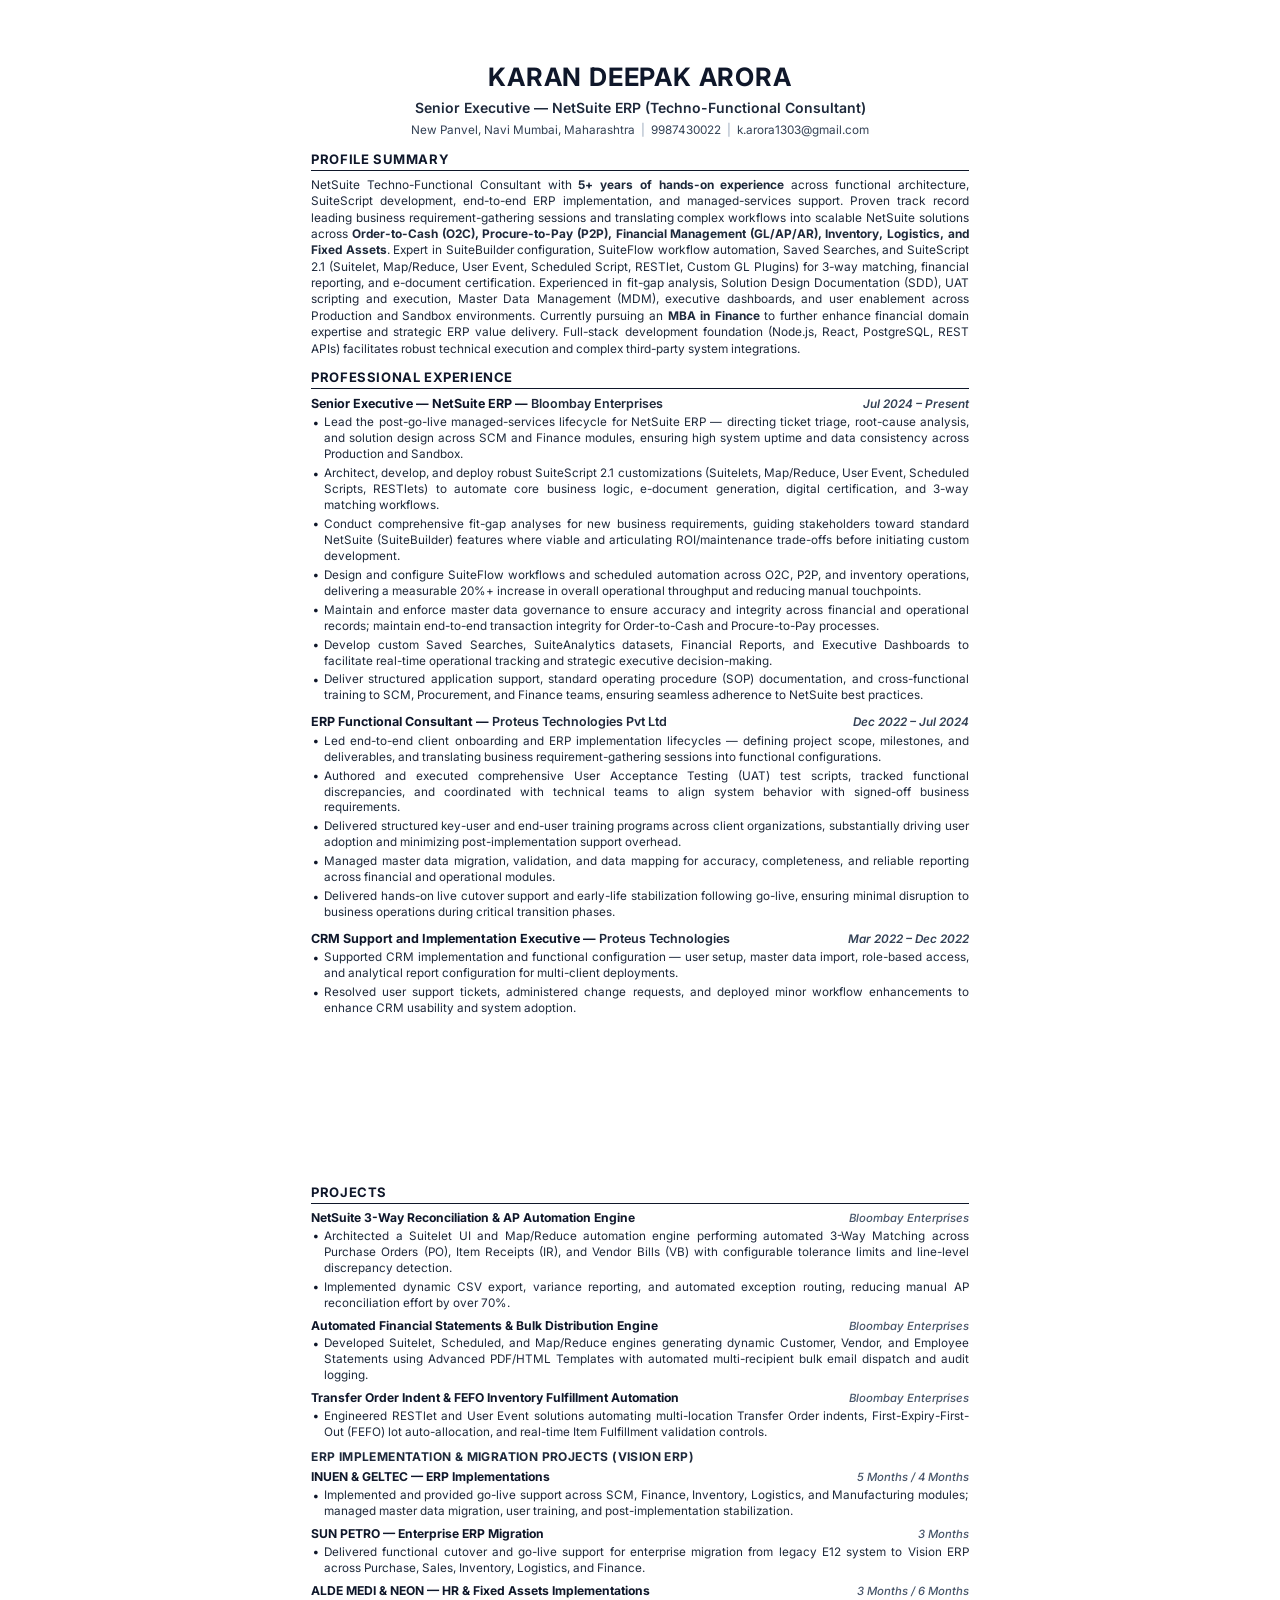
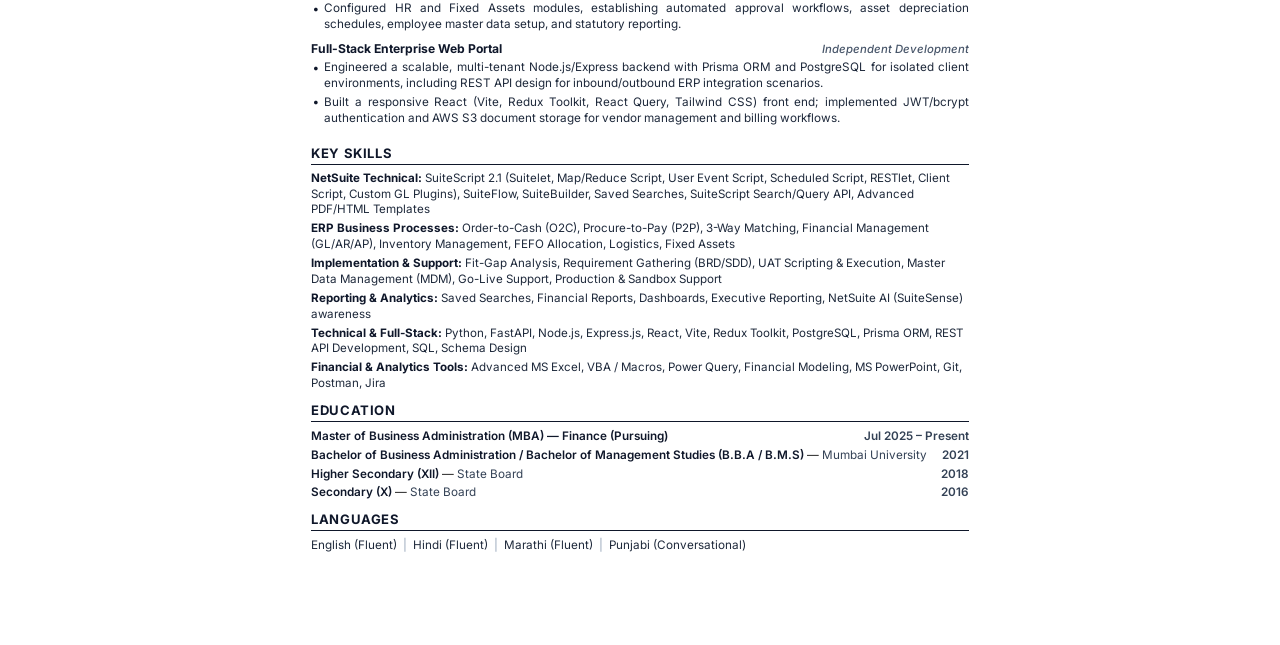
<file: assets/docs/Karan_Arora_Resume.html>
<!doctype html>
<html lang="en">
  <head>
    <meta charset="UTF-8" />
    <title>
      Karan Deepak Arora - NetSuite Techno-Functional Consultant Resume
    </title>
    <style>
      @import url("https://fonts.googleapis.com/css2?family=Inter:wght@300;400;500;600;700&display=swap");

      @page {
        size: A4 portrait;
        margin: 0;
      }

      *,
      *::before,
      *::after {
        box-sizing: border-box;
        margin: 0;
        padding: 0;
      }

      body {
        font-family:
          "Inter",
          -apple-system,
          BlinkMacSystemFont,
          "Segoe UI",
          Roboto,
          Helvetica,
          Arial,
          sans-serif;
        font-size: 9.2pt;
        line-height: 1.38;
        color: #1a1a1a;
        background-color: #ffffff;
        -webkit-font-smoothing: antialiased;
        -moz-osx-font-smoothing: grayscale;
      }

      .page {
        width: 210mm;
        min-height: 297mm;
        height: 297mm;
        padding: 16mm 18mm 14mm 18mm;
        margin: 0 auto;
        background: #ffffff;
        position: relative;
        page-break-after: always;
        break-after: page;
        overflow: hidden;
        display: flex;
        flex-direction: column;
      }

      /* Header */
      .header {
        text-align: center;
        margin-bottom: 12px;
      }

      .header h1 {
        font-size: 19pt;
        font-weight: 700;
        letter-spacing: 0.8px;
        color: #0f172a;
        text-transform: uppercase;
        margin-bottom: 3px;
      }

      .header .title {
        font-size: 10.5pt;
        font-weight: 600;
        color: #1e293b;
        margin-bottom: 4px;
      }

      .header .contact-info {
        font-size: 8.8pt;
        color: #334155;
        font-weight: 400;
      }

      .header .contact-info a {
        color: inherit;
        text-decoration: none;
      }

      .header .separator {
        margin: 0 6px;
        color: #94a3b8;
      }

      /* Section Styling */
      .section {
        margin-bottom: 11px;
      }

      .section-title {
        font-size: 9.8pt;
        font-weight: 700;
        text-transform: uppercase;
        letter-spacing: 0.6px;
        color: #0f172a;
        border-bottom: 1.2px solid #0f172a;
        padding-bottom: 2px;
        margin-bottom: 6px;
      }

      /* Profile Summary */
      .summary-text {
        font-size: 8.9pt;
        line-height: 1.38;
        color: #1e293b;
        text-align: justify;
      }

      /* Experience Items */
      .job-item {
        margin-bottom: 9px;
      }

      .job-item:last-child {
        margin-bottom: 0;
      }

      .job-header {
        display: flex;
        justify-content: space-between;
        align-items: baseline;
        margin-bottom: 3px;
      }

      .job-title-company {
        font-size: 9.4pt;
        font-weight: 700;
        color: #0f172a;
      }

      .job-title-company .role-name {
        font-weight: 700;
        color: #0f172a;
      }

      .job-title-company .company-name {
        font-weight: 600;
        color: #1e293b;
      }

      .job-dates {
        font-size: 8.8pt;
        font-weight: 600;
        color: #334155;
        font-style: italic;
        white-space: nowrap;
      }

      /* Project Items */
      .project-category {
        margin-bottom: 8px;
      }

      .project-item {
        margin-bottom: 6px;
      }

      .project-item:last-child {
        margin-bottom: 0;
      }

      .project-header {
        display: flex;
        justify-content: space-between;
        align-items: baseline;
        margin-bottom: 2px;
      }

      .project-title {
        font-size: 9.1pt;
        font-weight: 700;
        color: #0f172a;
      }

      .project-duration {
        font-size: 8.5pt;
        font-weight: 500;
        color: #475569;
        font-style: italic;
      }

      /* Bullet Lists */
      ul.bullet-list {
        list-style-type: none;
        padding-left: 0;
        margin: 0;
      }

      ul.bullet-list li {
        position: relative;
        padding-left: 13px;
        margin-bottom: 3px;
        font-size: 8.8pt;
        line-height: 1.36;
        color: #1e293b;
        text-align: justify;
      }

      ul.bullet-list li:last-child {
        margin-bottom: 0;
      }

      ul.bullet-list li::before {
        content: "•";
        position: absolute;
        left: 2px;
        top: -0.5px;
        color: #0f172a;
        font-size: 9pt;
        font-weight: bold;
      }

      /* Skills Grid */
      .skills-container {
        display: flex;
        flex-direction: column;
        gap: 3.5px;
      }

      .skill-row {
        font-size: 8.7pt;
        line-height: 1.35;
        color: #1e293b;
      }

      .skill-label {
        font-weight: 700;
        color: #0f172a;
      }

      /* Education Items */
      .edu-item {
        display: flex;
        justify-content: space-between;
        align-items: baseline;
        font-size: 8.8pt;
        line-height: 1.4;
        margin-bottom: 2.5px;
      }

      .edu-item:last-child {
        margin-bottom: 0;
      }

      .edu-degree {
        font-weight: 600;
        color: #0f172a;
      }

      .edu-institution {
        font-weight: 400;
        color: #334155;
      }

      .edu-year {
        font-weight: 600;
        color: #334155;
        white-space: nowrap;
      }

      /* Languages */
      .languages-text {
        font-size: 8.8pt;
        color: #1e293b;
      }

      @media print {
        body {
          background: transparent;
        }
        .page {
          margin: 0;
          box-shadow: none;
          page-break-after: always;
          break-after: page;
        }
      }
    </style>
  </head>
  <body>
    <!-- PAGE 1 -->
    <div class="page">
      <!-- Header -->
      <header class="header">
        <h1>KARAN DEEPAK ARORA</h1>
        <div class="title">
          Senior Executive — NetSuite ERP (Techno-Functional Consultant)
        </div>
        <div class="contact-info">
          New Panvel, Navi Mumbai, Maharashtra<span class="separator">|</span
          >9987430022<span class="separator">|</span
          ><a href="mailto:k.arora1303@gmail.com">k.arora1303@gmail.com</a>
        </div>
      </header>

      <!-- Profile Summary -->
      <section class="section">
        <div class="section-title">PROFILE SUMMARY</div>
        <p class="summary-text">
          NetSuite Techno-Functional Consultant with
          <strong>5+ years of hands-on experience</strong> across functional
          architecture, SuiteScript development, end-to-end ERP implementation,
          and managed-services support. Proven track record leading business
          requirement-gathering sessions and translating complex workflows into
          scalable NetSuite solutions across
          <strong
            >Order-to-Cash (O2C), Procure-to-Pay (P2P), Financial Management
            (GL/AP/AR), Inventory, Logistics, and Fixed Assets</strong
          >. Expert in SuiteBuilder configuration, SuiteFlow workflow
          automation, Saved Searches, and SuiteScript 2.1 (Suitelet, Map/Reduce,
          User Event, Scheduled Script, RESTlet, Custom GL Plugins) for 3-way
          matching, financial reporting, and e-document certification.
          Experienced in fit-gap analysis, Solution Design Documentation (SDD),
          UAT scripting and execution, Master Data Management (MDM), executive
          dashboards, and user enablement across Production and Sandbox
          environments. Currently pursuing an <strong>MBA in Finance</strong> to
          further enhance financial domain expertise and strategic ERP value
          delivery. Full-stack development foundation (Node.js, React,
          PostgreSQL, REST APIs) facilitates robust technical execution and
          complex third-party system integrations.
        </p>
      </section>

      <!-- Professional Experience -->
      <section class="section">
        <div class="section-title">PROFESSIONAL EXPERIENCE</div>

        <!-- Bloombay Enterprises -->
        <div class="job-item">
          <div class="job-header">
            <div class="job-title-company">
              <span class="role-name">Senior Executive — NetSuite ERP</span> —
              <span class="company-name">Bloombay Enterprises</span>
            </div>
            <div class="job-dates">Jul 2024 – Present</div>
          </div>
          <ul class="bullet-list">
            <li>
              Lead the post-go-live managed-services lifecycle for NetSuite ERP
              — directing ticket triage, root-cause analysis, and solution
              design across SCM and Finance modules, ensuring high system uptime
              and data consistency across Production and Sandbox.
            </li>
            <li>
              Architect, develop, and deploy robust SuiteScript 2.1
              customizations (Suitelets, Map/Reduce, User Event, Scheduled
              Scripts, RESTlets) to automate core business logic, e-document
              generation, digital certification, and 3-way matching workflows.
            </li>
            <li>
              Conduct comprehensive fit-gap analyses for new business
              requirements, guiding stakeholders toward standard NetSuite
              (SuiteBuilder) features where viable and articulating
              ROI/maintenance trade-offs before initiating custom development.
            </li>
            <li>
              Design and configure SuiteFlow workflows and scheduled automation
              across O2C, P2P, and inventory operations, delivering a measurable
              20%+ increase in overall operational throughput and reducing
              manual touchpoints.
            </li>
            <li>
              Maintain and enforce master data governance to ensure accuracy and
              integrity across financial and operational records; maintain
              end-to-end transaction integrity for Order-to-Cash and
              Procure-to-Pay processes.
            </li>
            <li>
              Develop custom Saved Searches, SuiteAnalytics datasets, Financial
              Reports, and Executive Dashboards to facilitate real-time
              operational tracking and strategic executive decision-making.
            </li>
            <li>
              Deliver structured application support, standard operating
              procedure (SOP) documentation, and cross-functional training to
              SCM, Procurement, and Finance teams, ensuring seamless adherence
              to NetSuite best practices.
            </li>
          </ul>
        </div>

        <!-- Proteus Technologies - ERP Functional Consultant -->
        <div class="job-item">
          <div class="job-header">
            <div class="job-title-company">
              <span class="role-name">ERP Functional Consultant</span> —
              <span class="company-name">Proteus Technologies Pvt Ltd</span>
            </div>
            <div class="job-dates">Dec 2022 – Jul 2024</div>
          </div>
          <ul class="bullet-list">
            <li>
              Led end-to-end client onboarding and ERP implementation lifecycles
              — defining project scope, milestones, and deliverables, and
              translating business requirement-gathering sessions into
              functional configurations.
            </li>
            <li>
              Authored and executed comprehensive User Acceptance Testing (UAT)
              test scripts, tracked functional discrepancies, and coordinated
              with technical teams to align system behavior with signed-off
              business requirements.
            </li>
            <li>
              Delivered structured key-user and end-user training programs
              across client organizations, substantially driving user adoption
              and minimizing post-implementation support overhead.
            </li>
            <li>
              Managed master data migration, validation, and data mapping for
              accuracy, completeness, and reliable reporting across financial
              and operational modules.
            </li>
            <li>
              Delivered hands-on live cutover support and early-life
              stabilization following go-live, ensuring minimal disruption to
              business operations during critical transition phases.
            </li>
          </ul>
        </div>

        <!-- Proteus Technologies - CRM Executive -->
        <div class="job-item">
          <div class="job-header">
            <div class="job-title-company">
              <span class="role-name"
                >CRM Support and Implementation Executive</span
              >
              — <span class="company-name">Proteus Technologies</span>
            </div>
            <div class="job-dates">Mar 2022 – Dec 2022</div>
          </div>
          <ul class="bullet-list">
            <li>
              Supported CRM implementation and functional configuration — user
              setup, master data import, role-based access, and analytical
              report configuration for multi-client deployments.
            </li>
            <li>
              Resolved user support tickets, administered change requests, and
              deployed minor workflow enhancements to enhance CRM usability and
              system adoption.
            </li>
          </ul>
        </div>
      </section>
    </div>

    <!-- PAGE 2 -->
    <div class="page">
      <!-- Projects Section -->
      <section class="section">
        <div class="section-title">PROJECTS</div>

        <!-- NetSuite Customization & Automation Projects -->
        <div class="project-category">
          <div class="project-item">
            <div class="project-header">
              <div class="project-title">
                NetSuite 3-Way Reconciliation &amp; AP Automation Engine
              </div>
              <div class="project-duration">Bloombay Enterprises</div>
            </div>
            <ul class="bullet-list">
              <li>
                Architected a Suitelet UI and Map/Reduce automation engine
                performing automated 3-Way Matching across Purchase Orders (PO),
                Item Receipts (IR), and Vendor Bills (VB) with configurable
                tolerance limits and line-level discrepancy detection.
              </li>
              <li>
                Implemented dynamic CSV export, variance reporting, and
                automated exception routing, reducing manual AP reconciliation
                effort by over 70%.
              </li>
            </ul>
          </div>

          <div class="project-item" style="margin-top: 5px">
            <div class="project-header">
              <div class="project-title">
                Automated Financial Statements &amp; Bulk Distribution Engine
              </div>
              <div class="project-duration">Bloombay Enterprises</div>
            </div>
            <ul class="bullet-list">
              <li>
                Developed Suitelet, Scheduled, and Map/Reduce engines generating
                dynamic Customer, Vendor, and Employee Statements using Advanced
                PDF/HTML Templates with automated multi-recipient bulk email
                dispatch and audit logging.
              </li>
            </ul>
          </div>

          <div class="project-item" style="margin-top: 5px">
            <div class="project-header">
              <div class="project-title">
                Transfer Order Indent &amp; FEFO Inventory Fulfillment
                Automation
              </div>
              <div class="project-duration">Bloombay Enterprises</div>
            </div>
            <ul class="bullet-list">
              <li>
                Engineered RESTlet and User Event solutions automating
                multi-location Transfer Order indents, First-Expiry-First-Out
                (FEFO) lot auto-allocation, and real-time Item Fulfillment
                validation controls.
              </li>
            </ul>
          </div>
        </div>

        <!-- ERP Implementation Projects -->
        <div class="project-category" style="margin-top: 6px">
          <div
            style="
              font-size: 9pt;
              font-weight: 700;
              color: #1e293b;
              margin-bottom: 4px;
              text-transform: uppercase;
              letter-spacing: 0.4px;
            "
          >
            ERP Implementation &amp; Migration Projects (Vision ERP)
          </div>

          <div class="project-item">
            <div class="project-header">
              <div class="project-title">
                INUEN &amp; GELTEC — ERP Implementations
              </div>
              <div class="project-duration">5 Months / 4 Months</div>
            </div>
            <ul class="bullet-list">
              <li>
                Implemented and provided go-live support across SCM, Finance,
                Inventory, Logistics, and Manufacturing modules; managed master
                data migration, user training, and post-implementation
                stabilization.
              </li>
            </ul>
          </div>

          <div class="project-item" style="margin-top: 4px">
            <div class="project-header">
              <div class="project-title">
                SUN PETRO — Enterprise ERP Migration
              </div>
              <div class="project-duration">3 Months</div>
            </div>
            <ul class="bullet-list">
              <li>
                Delivered functional cutover and go-live support for enterprise
                migration from legacy E12 system to Vision ERP across Purchase,
                Sales, Inventory, Logistics, and Finance.
              </li>
            </ul>
          </div>

          <div class="project-item" style="margin-top: 4px">
            <div class="project-header">
              <div class="project-title">
                ALDE MEDI &amp; NEON — HR &amp; Fixed Assets Implementations
              </div>
              <div class="project-duration">3 Months / 6 Months</div>
            </div>
            <ul class="bullet-list">
              <li>
                Configured HR and Fixed Assets modules, establishing automated
                approval workflows, asset depreciation schedules, employee
                master data setup, and statutory reporting.
              </li>
            </ul>
          </div>
        </div>

        <!-- Full-Stack Project -->
        <div class="project-category" style="margin-top: 6px">
          <div class="project-item">
            <div class="project-header">
              <div class="project-title">Full-Stack Enterprise Web Portal</div>
              <div class="project-duration">Independent Development</div>
            </div>
            <ul class="bullet-list">
              <li>
                Engineered a scalable, multi-tenant Node.js/Express backend with
                Prisma ORM and PostgreSQL for isolated client environments,
                including REST API design for inbound/outbound ERP integration
                scenarios.
              </li>
              <li>
                Built a responsive React (Vite, Redux Toolkit, React Query,
                Tailwind CSS) front end; implemented JWT/bcrypt authentication
                and AWS S3 document storage for vendor management and billing
                workflows.
              </li>
            </ul>
          </div>
        </div>
      </section>

      <!-- Key Skills -->
      <section class="section" style="margin-top: -2px">
        <div class="section-title">KEY SKILLS</div>
        <div class="skills-container">
          <div class="skill-row">
            <span class="skill-label">NetSuite Technical:</span> SuiteScript 2.1
            (Suitelet, Map/Reduce Script, User Event Script, Scheduled Script,
            RESTlet, Client Script, Custom GL Plugins), SuiteFlow, SuiteBuilder,
            Saved Searches, SuiteScript Search/Query API, Advanced PDF/HTML
            Templates
          </div>
          <div class="skill-row">
            <span class="skill-label">ERP Business Processes:</span>
            Order-to-Cash (O2C), Procure-to-Pay (P2P), 3-Way Matching, Financial
            Management (GL/AR/AP), Inventory Management, FEFO Allocation,
            Logistics, Fixed Assets
          </div>
          <div class="skill-row">
            <span class="skill-label">Implementation &amp; Support:</span>
            Fit-Gap Analysis, Requirement Gathering (BRD/SDD), UAT Scripting
            &amp; Execution, Master Data Management (MDM), Go-Live Support,
            Production &amp; Sandbox Support
          </div>
          <div class="skill-row">
            <span class="skill-label">Reporting &amp; Analytics:</span> Saved
            Searches, Financial Reports, Dashboards, Executive Reporting,
            NetSuite AI (SuiteSense) awareness
          </div>
          <div class="skill-row">
            <span class="skill-label">Technical &amp; Full-Stack:</span> Python,
            FastAPI, Node.js, Express.js, React, Vite, Redux Toolkit,
            PostgreSQL, Prisma ORM, REST API Development, SQL, Schema Design
          </div>
          <div class="skill-row">
            <span class="skill-label">Financial &amp; Analytics Tools:</span>
            Advanced MS Excel, VBA / Macros, Power Query, Financial Modeling, MS
            PowerPoint, Git, Postman, Jira
          </div>
        </div>
      </section>

      <!-- Education -->
      <section class="section" style="margin-top: -2px">
        <div class="section-title">EDUCATION</div>
        <div class="edu-item">
          <div>
            <span class="edu-degree"
              >Master of Business Administration (MBA) — Finance
              (Pursuing)</span
            >
          </div>
          <div class="edu-year">Jul 2025 – Present</div>
        </div>
        <div class="edu-item">
          <div>
            <span class="edu-degree"
              >Bachelor of Business Administration / Bachelor of Management
              Studies (B.B.A / B.M.S)</span
            >
            — <span class="edu-institution">Mumbai University</span>
          </div>
          <div class="edu-year">2021</div>
        </div>
        <div class="edu-item">
          <div>
            <span class="edu-degree">Higher Secondary (XII)</span> —
            <span class="edu-institution">State Board</span>
          </div>
          <div class="edu-year">2018</div>
        </div>
        <div class="edu-item">
          <div>
            <span class="edu-degree">Secondary (X)</span> —
            <span class="edu-institution">State Board</span>
          </div>
          <div class="edu-year">2016</div>
        </div>
      </section>

      <!-- Languages -->
      <section class="section" style="margin-top: -2px; margin-bottom: 0">
        <div class="section-title">LANGUAGES</div>
        <div class="languages-text">
          English (Fluent)<span
            class="separator"
            style="margin: 0 6px; color: #94a3b8"
            >|</span
          >Hindi (Fluent)<span
            class="separator"
            style="margin: 0 6px; color: #94a3b8"
            >|</span
          >Marathi (Fluent)<span
            class="separator"
            style="margin: 0 6px; color: #94a3b8"
            >|</span
          >Punjabi (Conversational)
        </div>
      </section>
    </div>
  </body>
</html>
</file>
<file: assets/css/style.css>
/* ==========================================================================
   KARAN DEEPAK ARORA — NETSUITE ERP ADMINISTRATOR PORTFOLIO
   Theme: Executive Light (Crisp Slate, Royal Blue & Emerald)
   SEO Optimized & Responsive Layout
   ========================================================================== */

@import url('https://fonts.googleapis.com/css2?family=Plus+Jakarta+Sans:ital,wght@0,300;0,400;0,500;0,600;0,700;0,800;1,400;1,600&family=Fira+Code:wght@400;500;600&display=swap');

:root {
  /* Color Palette - Executive Light Corporate */
  --bg-primary: #f8fafc;        /* Slate 50 */
  --bg-secondary: #ffffff;      /* Pure White */
  --bg-tertiary: #f1f5f9;       /* Slate 100 */
  --bg-card: #ffffff;
  --bg-card-hover: #ffffff;
  
  --text-primary: #0f172a;       /* Slate 900 */
  --text-secondary: #334155;     /* Slate 700 */
  --text-muted: #64748b;         /* Slate 500 */
  --text-dim: #94a3b8;           /* Slate 400 */
  
  --border-subtle: #e2e8f0;
  --border-card: #e2e8f0;
  --border-accent: rgba(30, 64, 175, 0.35);
  
  /* Executive Accents */
  --accent-primary: #1e40af;       /* Deep Royal Blue */
  --accent-primary-hover: #1e3a8a;
  --accent-cyan: #0284c7;         /* Sky Blue */
  --accent-indigo: #4338ca;       /* Indigo */
  --accent-emerald: #047857;      /* Emerald */
  --accent-whatsapp: #059669;     /* WhatsApp Green */
  
  --gradient-brand: linear-gradient(135deg, #1e40af 0%, #0284c7 100%);
  --gradient-finance: linear-gradient(135deg, #0f172a 0%, #1e3a8a 100%);
  --gradient-tech: linear-gradient(135deg, #1e40af 0%, #0284c7 100%);
  
  --shadow-sm: 0 1px 3px rgba(15, 23, 42, 0.06), 0 1px 2px rgba(15, 23, 42, 0.04);
  --shadow-md: 0 4px 16px -2px rgba(15, 23, 42, 0.08), 0 2px 6px -1px rgba(15, 23, 42, 0.04);
  --shadow-lg: 0 12px 32px -4px rgba(15, 23, 42, 0.1), 0 4px 12px -2px rgba(15, 23, 42, 0.04);
  
  /* Typography & Layout */
  --font-sans: 'Plus Jakarta Sans', -apple-system, BlinkMacSystemFont, 'Segoe UI', Roboto, sans-serif;
  --font-mono: 'Fira Code', monospace;
  
  --radius-sm: 6px;
  --radius-md: 10px;
  --radius-lg: 16px;
  --radius-xl: 20px;
  --radius-full: 9999px;
  
  --transition-fast: 0.18s cubic-bezier(0.4, 0, 0.2, 1);
  --transition-normal: 0.3s cubic-bezier(0.4, 0, 0.2, 1);
}

/* RESET & BASE STYLES */
*, *::before, *::after {
  box-sizing: border-box;
  margin: 0;
  padding: 0;
}

html {
  scroll-behavior: smooth;
  font-size: 16px;
  -webkit-font-smoothing: antialiased;
  -moz-osx-font-smoothing: grayscale;
}

section[id] {
  scroll-margin-top: 85px;
}

body {
  font-family: var(--font-sans);
  background-color: var(--bg-primary);
  color: var(--text-primary);
  line-height: 1.6;
  overflow-x: hidden;
  position: relative;
}

h1, h2, h3, h4, h5, h6 {
  color: var(--text-primary);
  font-weight: 700;
  line-height: 1.25;
  letter-spacing: -0.02em;
}

p {
  color: var(--text-secondary);
}

a {
  color: var(--accent-primary);
  text-decoration: none;
  transition: color var(--transition-fast);
}

a:hover {
  color: var(--accent-primary-hover);
}

.container {
  width: 100%;
  max-width: 1220px;
  margin: 0 auto;
  padding: 0 24px;
  position: relative;
  z-index: 1;
}

.section-spacing {
  padding: 80px 0;
}

@media (max-width: 768px) {
  .section-spacing {
    padding: 50px 0;
  }
}

/* Section Header */
.section-header {
  text-align: center;
  max-width: 780px;
  margin: 0 auto 42px auto;
}

.section-eyebrow {
  display: inline-flex;
  align-items: center;
  gap: 8px;
  font-family: var(--font-mono);
  font-size: 0.78rem;
  font-weight: 600;
  text-transform: uppercase;
  letter-spacing: 0.08em;
  color: var(--accent-primary);
  background: #eff6ff;
  border: 1px solid #bfdbfe;
  padding: 5px 14px;
  border-radius: var(--radius-full);
  margin-bottom: 12px;
}

.section-title {
  font-size: 2.1rem;
  color: #0f172a;
  margin-bottom: 10px;
}

.section-subtitle {
  font-size: 1.02rem;
  color: var(--text-muted);
  line-height: 1.6;
}

@media (max-width: 768px) {
  .section-title {
    font-size: 1.7rem;
  }
}

.highlight-text {
  color: var(--accent-primary);
}

/* BUTTONS & BADGES */
.btn {
  display: inline-flex;
  align-items: center;
  justify-content: center;
  gap: 8px;
  font-family: var(--font-sans);
  font-size: 0.92rem;
  font-weight: 600;
  padding: 10px 20px;
  border-radius: var(--radius-md);
  border: 1px solid transparent;
  cursor: pointer;
  transition: all var(--transition-fast);
  text-decoration: none;
  white-space: nowrap;
}

.btn-primary {
  background: var(--accent-primary);
  color: #ffffff;
  border-color: var(--accent-primary);
  box-shadow: 0 2px 8px rgba(30, 64, 175, 0.25);
}

.btn-primary:hover {
  background: var(--accent-primary-hover);
  border-color: var(--accent-primary-hover);
  color: #ffffff;
  transform: translateY(-1px);
  box-shadow: 0 4px 14px rgba(30, 64, 175, 0.35);
}

.btn-secondary {
  background: #ffffff;
  color: var(--text-primary);
  border-color: var(--border-card);
  box-shadow: var(--shadow-sm);
}

.btn-secondary:hover {
  background: #f8fafc;
  border-color: var(--accent-primary);
  color: var(--accent-primary);
  transform: translateY(-1px);
}

.btn-whatsapp {
  background: #059669;
  color: #ffffff;
  border-color: #059669;
  box-shadow: 0 2px 8px rgba(5, 150, 105, 0.25);
}

.btn-whatsapp:hover {
  background: #047857;
  color: #ffffff;
  transform: translateY(-1px);
}

.btn-outline {
  background: transparent;
  color: var(--text-secondary);
  border-color: var(--border-card);
}

.btn-outline:hover {
  border-color: var(--accent-primary);
  color: var(--accent-primary);
  background: #eff6ff;
}

.btn-sm {
  padding: 7px 14px;
  font-size: 0.84rem;
  border-radius: var(--radius-sm);
}

.btn-lg {
  padding: 13px 26px;
  font-size: 0.98rem;
  border-radius: var(--radius-md);
}

.pulse-dot {
  width: 8px;
  height: 8px;
  background-color: #047857;
  border-radius: 50%;
  animation: pulse 2s infinite;
}

@keyframes pulse {
  0% { transform: scale(0.95); box-shadow: 0 0 0 0 rgba(4, 120, 87, 0.7); }
  70% { transform: scale(1.1); box-shadow: 0 0 0 6px rgba(4, 120, 87, 0); }
  100% { transform: scale(0.95); box-shadow: 0 0 0 0 rgba(4, 120, 87, 0); }
}

/* NAVBAR */
.navbar {
  position: fixed;
  top: 0;
  left: 0;
  right: 0;
  height: 72px;
  z-index: 1000;
  transition: all var(--transition-fast);
  background: rgba(255, 255, 255, 0.95);
  backdrop-filter: blur(12px);
  border-bottom: 1px solid var(--border-subtle);
}

.navbar.scrolled {
  background: #ffffff;
  box-shadow: 0 4px 20px rgba(15, 23, 42, 0.08);
}

.nav-container {
  display: flex;
  align-items: center;
  justify-content: space-between;
  height: 100%;
}

.brand-logo {
  display: flex;
  align-items: center;
  gap: 10px;
  text-decoration: none;
}

.logo-badge {
  width: 38px;
  height: 38px;
  border-radius: var(--radius-md);
  background: var(--gradient-brand);
  color: #ffffff;
  font-weight: 800;
  font-size: 1rem;
  display: flex;
  align-items: center;
  justify-content: center;
}

.brand-text {
  display: flex;
  flex-direction: column;
}

.brand-name {
  font-size: 1.02rem;
  font-weight: 700;
  color: #0f172a;
  line-height: 1.2;
}

.brand-role {
  font-size: 0.75rem;
  color: var(--text-muted);
  font-weight: 500;
}

.nav-links {
  display: flex;
  align-items: center;
  gap: 22px;
  list-style: none;
}

.nav-link {
  font-size: 0.88rem;
  font-weight: 600;
  color: var(--text-secondary);
  transition: color var(--transition-fast);
  padding: 4px 0;
}

.nav-link:hover, .nav-link.active {
  color: var(--accent-primary);
}

.nav-actions {
  display: flex;
  align-items: center;
  gap: 10px;
}

.mobile-toggle {
  display: none;
  background: transparent;
  border: none;
  cursor: pointer;
  padding: 8px;
  flex-direction: column;
  gap: 5px;
}

.hamburger-bar {
  width: 22px;
  height: 2px;
  background-color: #0f172a;
  border-radius: 2px;
}

@media (max-width: 920px) {
  .nav-links {
    display: none;
  }
  .mobile-toggle {
    display: flex;
  }
}

/* Mobile Drawer */
.mobile-nav-drawer {
  position: fixed;
  top: 0;
  right: -320px;
  width: 290px;
  height: 100vh;
  background: #ffffff;
  border-left: 1px solid var(--border-card);
  z-index: 1100;
  padding: 24px;
  display: flex;
  flex-direction: column;
  transition: right var(--transition-normal);
  box-shadow: -10px 0 30px rgba(0, 0, 0, 0.15);
}

.mobile-nav-drawer.open {
  right: 0;
}

.drawer-header {
  display: flex;
  align-items: center;
  justify-content: space-between;
  margin-bottom: 24px;
  padding-bottom: 16px;
  border-bottom: 1px solid var(--border-subtle);
}

.drawer-close-btn {
  background: transparent;
  border: none;
  color: var(--text-muted);
  font-size: 1.8rem;
  cursor: pointer;
}

.drawer-links {
  list-style: none;
  display: flex;
  flex-direction: column;
  gap: 16px;
}

.drawer-link {
  font-size: 1rem;
  font-weight: 600;
  color: var(--text-primary);
}

.drawer-footer {
  margin-top: auto;
  padding-top: 20px;
  border-top: 1px solid var(--border-subtle);
  display: flex;
  flex-direction: column;
  gap: 10px;
}

.drawer-backdrop {
  position: fixed;
  inset: 0;
  background: rgba(15, 23, 42, 0.4);
  backdrop-filter: blur(4px);
  z-index: 1050;
  opacity: 0;
  pointer-events: none;
  transition: opacity var(--transition-normal);
}

.drawer-backdrop.open {
  opacity: 1;
  pointer-events: auto;
}

/* HERO SECTION */
.hero-section {
  padding-top: 130px;
  padding-bottom: 75px;
  background: linear-gradient(180deg, #f8fafc 0%, #ffffff 100%);
  border-bottom: 1px solid var(--border-subtle);
}

.hero-layout {
  display: grid;
  grid-template-columns: 1.15fr 0.85fr;
  gap: 40px;
  align-items: center;
}

@media (max-width: 992px) {
  .hero-layout {
    grid-template-columns: 1fr;
    gap: 36px;
  }
}

.hero-badge {
  display: inline-flex;
  align-items: center;
  gap: 8px;
  font-size: 0.84rem;
  font-weight: 600;
  color: #047857;
  background: #ecfdf5;
  border: 1px solid #a7f3d0;
  padding: 5px 14px;
  border-radius: var(--radius-full);
  margin-bottom: 18px;
}

.hero-title {
  font-size: 2.7rem;
  font-weight: 800;
  line-height: 1.18;
  color: #0f172a;
  margin-bottom: 16px;
  letter-spacing: -0.03em;
}

.hero-description {
  font-size: 1.06rem;
  color: var(--text-secondary);
  line-height: 1.65;
  margin-bottom: 26px;
}

.hero-cta-group {
  display: flex;
  align-items: center;
  gap: 12px;
  flex-wrap: wrap;
  margin-bottom: 28px;
}

@media (max-width: 768px) {
  .hero-title {
    font-size: 2rem;
  }
  .hero-description {
    font-size: 0.98rem;
  }
}

/* Executive Monogram Card */
.hero-executive-card {
  background: #ffffff;
  border: 1px solid var(--border-card);
  border-radius: var(--radius-xl);
  padding: 26px;
  box-shadow: var(--shadow-lg);
}

.exec-monogram-box {
  display: flex;
  align-items: center;
  gap: 14px;
  padding-bottom: 18px;
  margin-bottom: 18px;
  border-bottom: 1px solid var(--border-subtle);
}

.exec-monogram-badge {
  width: 56px;
  height: 56px;
  border-radius: var(--radius-lg);
  background: var(--gradient-brand);
  color: #ffffff;
  font-weight: 800;
  font-size: 1.5rem;
  display: flex;
  align-items: center;
  justify-content: center;
  box-shadow: 0 4px 12px rgba(30, 64, 175, 0.22);
  flex-shrink: 0;
}

.exec-info-name {
  font-size: 1.2rem;
  font-weight: 700;
  color: #0f172a;
}

.exec-info-role {
  font-size: 0.84rem;
  color: var(--accent-primary);
  font-weight: 600;
}

.hero-quick-specs {
  display: flex;
  flex-direction: column;
  gap: 10px;
}

.spec-item {
  display: flex;
  align-items: flex-start;
  gap: 10px;
  padding: 10px 12px;
  background: var(--bg-primary);
  border: 1px solid var(--border-subtle);
  border-radius: var(--radius-md);
  font-size: 0.84rem;
}

.spec-icon {
  font-size: 1.05rem;
  flex-shrink: 0;
}

.spec-content {
  display: flex;
  flex-direction: column;
}

.spec-label {
  font-size: 0.74rem;
  color: var(--text-muted);
  font-weight: 600;
  text-transform: uppercase;
}

.spec-val {
  font-weight: 600;
  color: #0f172a;
}

/* KPI Grid */
.kpi-grid {
  display: grid;
  grid-template-columns: repeat(4, 1fr);
  gap: 16px;
  width: 100%;
  margin-top: 24px;
}

@media (max-width: 768px) {
  .kpi-grid {
    grid-template-columns: repeat(2, 1fr);
  }
}

.kpi-card {
  background: #ffffff;
  border: 1px solid var(--border-card);
  padding: 16px;
  border-radius: var(--radius-lg);
  text-align: center;
  box-shadow: var(--shadow-sm);
  transition: transform var(--transition-fast), box-shadow var(--transition-fast);
}

.kpi-card:hover {
  border-color: var(--accent-primary);
  transform: translateY(-2px);
  box-shadow: var(--shadow-md);
}

.kpi-value {
  font-size: 1.8rem;
  font-weight: 800;
  color: var(--accent-primary);
  line-height: 1.1;
  margin-bottom: 4px;
}

.kpi-label {
  font-size: 0.78rem;
  color: var(--text-muted);
  font-weight: 500;
}

/* DUAL-PILLAR ARCHITECTURE ("BRIDGING FINANCE LEADERSHIP & ERP ADMINISTRATION") */
.bridge-pillars-container {
  display: grid;
  grid-template-columns: 1fr 1fr;
  gap: 28px;
  position: relative;
  margin-bottom: 36px;
}

@media (max-width: 860px) {
  .bridge-pillars-container {
    grid-template-columns: 1fr;
    gap: 20px;
  }
}

.bridge-pillar-card {
  background: #ffffff;
  border: 1px solid var(--border-card);
  border-radius: var(--radius-xl);
  overflow: hidden;
  box-shadow: var(--shadow-sm);
  transition: all var(--transition-normal);
  display: flex;
  flex-direction: column;
}

.bridge-pillar-card:hover {
  border-color: var(--accent-primary);
  box-shadow: var(--shadow-lg);
  transform: translateY(-3px);
}

.pillar-header-finance {
  background: var(--gradient-finance);
  color: #ffffff;
  padding: 22px 24px;
}

.pillar-header-tech {
  background: var(--gradient-tech);
  color: #ffffff;
  padding: 22px 24px;
}

.pillar-eyebrow {
  font-family: var(--font-mono);
  font-size: 0.75rem;
  font-weight: 600;
  text-transform: uppercase;
  letter-spacing: 0.08em;
  opacity: 0.9;
  margin-bottom: 4px;
}

.pillar-title {
  font-size: 1.35rem;
  font-weight: 700;
  color: #ffffff;
  line-height: 1.25;
}

.pillar-body {
  padding: 24px;
  display: flex;
  flex-direction: column;
  gap: 16px;
  flex-grow: 1;
}

.pillar-feature-item {
  display: flex;
  align-items: flex-start;
  gap: 12px;
}

.pillar-feature-icon {
  width: 36px;
  height: 36px;
  border-radius: var(--radius-md);
  background: #eff6ff;
  border: 1px solid #bfdbfe;
  display: flex;
  align-items: center;
  justify-content: center;
  font-size: 1.1rem;
  color: var(--accent-primary);
  flex-shrink: 0;
  margin-top: 2px;
}

.pillar-feature-text h4 {
  font-size: 0.98rem;
  font-weight: 700;
  color: #0f172a;
  margin-bottom: 3px;
}

.pillar-feature-text p {
  font-size: 0.86rem;
  color: var(--text-secondary);
  line-height: 1.5;
}

.bridge-banner {
  background: linear-gradient(135deg, #eff6ff 0%, #f0fdf4 100%);
  border: 1px solid #bfdbfe;
  border-radius: var(--radius-xl);
  padding: 22px 28px;
  display: flex;
  align-items: center;
  justify-content: space-between;
  gap: 20px;
  box-shadow: var(--shadow-sm);
  flex-wrap: wrap;
}

.bridge-banner-text h3 {
  font-size: 1.12rem;
  color: #0f172a;
  margin-bottom: 4px;
}

.bridge-banner-text p {
  font-size: 0.88rem;
  color: var(--text-secondary);
}

/* ==========================================================================
   CORE COMPETENCY MATRIX (2x2 EXECUTIVE GRID)
   ========================================================================== */

.competency-matrix-grid {
  display: grid;
  grid-template-columns: 1fr 1fr;
  gap: 24px;
}

@media (max-width: 900px) {
  .competency-matrix-grid {
    grid-template-columns: 1fr;
    gap: 20px;
  }
}

.matrix-card {
  background: #ffffff;
  border: 1px solid var(--border-card);
  border-radius: var(--radius-xl);
  padding: 24px;
  box-shadow: var(--shadow-sm);
  transition: all var(--transition-normal);
  display: flex;
  flex-direction: column;
}

.matrix-card:hover {
  border-color: var(--accent-primary);
  box-shadow: var(--shadow-md);
  transform: translateY(-2px);
}

.matrix-card-header {
  display: flex;
  align-items: center;
  gap: 14px;
  padding-bottom: 16px;
  margin-bottom: 16px;
  border-bottom: 1px solid var(--border-subtle);
}

.matrix-icon-box {
  width: 44px;
  height: 44px;
  border-radius: var(--radius-md);
  background: #eff6ff;
  border: 1px solid #bfdbfe;
  display: flex;
  align-items: center;
  justify-content: center;
  font-size: 1.25rem;
  color: var(--accent-primary);
  flex-shrink: 0;
}

.matrix-title {
  font-size: 1.1rem;
  font-weight: 700;
  color: #0f172a;
  line-height: 1.3;
}

.matrix-item-list {
  display: flex;
  flex-direction: column;
  gap: 10px;
}

.matrix-item-row {
  display: flex;
  align-items: center;
  justify-content: space-between;
  gap: 12px;
  padding: 10px 14px;
  background: var(--bg-primary);
  border: 1px solid var(--border-subtle);
  border-radius: var(--radius-md);
}

.matrix-item-name {
  font-size: 0.88rem;
  font-weight: 600;
  color: #1e293b;
}

.matrix-item-level {
  font-family: var(--font-mono);
  font-size: 0.72rem;
  font-weight: 700;
  padding: 3px 10px;
  border-radius: var(--radius-full);
  background: #eff6ff;
  color: var(--accent-primary);
  border: 1px solid #bfdbfe;
  flex-shrink: 0;
}

/* ==========================================================================
   CASE STUDIES & PROJECTS GRID
   ========================================================================== */

.filter-tabs {
  display: flex;
  align-items: center;
  justify-content: center;
  gap: 10px;
  flex-wrap: wrap;
  margin-bottom: 32px;
}

.filter-btn {
  background: #ffffff;
  border: 1px solid var(--border-card);
  color: var(--text-secondary);
  font-family: var(--font-sans);
  font-size: 0.86rem;
  font-weight: 600;
  padding: 8px 18px;
  border-radius: var(--radius-full);
  cursor: pointer;
  transition: all var(--transition-fast);
}

.filter-btn:hover,
.filter-btn.active {
  background: var(--accent-primary);
  color: #ffffff;
  border-color: var(--accent-primary);
  box-shadow: 0 4px 12px rgba(30, 64, 175, 0.25);
}

.projects-grid {
  display: grid;
  grid-template-columns: 1fr 1fr;
  gap: 24px;
}

@media (max-width: 900px) {
  .projects-grid {
    grid-template-columns: 1fr;
  }
}

.project-card {
  background: #ffffff;
  border: 1px solid var(--border-card);
  border-radius: var(--radius-xl);
  padding: 26px;
  box-shadow: var(--shadow-sm);
  display: flex;
  flex-direction: column;
  justify-content: space-between;
  transition: all var(--transition-normal);
}

.project-card:hover {
  border-color: var(--accent-primary);
  box-shadow: var(--shadow-md);
  transform: translateY(-2px);
}

.project-card-header {
  margin-bottom: 16px;
}

.project-meta-bar {
  display: flex;
  align-items: center;
  justify-content: space-between;
  margin-bottom: 10px;
}

.project-category-tag {
  font-family: var(--font-mono);
  font-size: 0.72rem;
  font-weight: 700;
  padding: 3px 10px;
  border-radius: var(--radius-full);
  background: #eff6ff;
  color: var(--accent-primary);
  border: 1px solid #bfdbfe;
  text-transform: uppercase;
}

.project-org {
  font-size: 0.8rem;
  color: var(--text-muted);
  font-weight: 600;
}

.project-title {
  font-size: 1.18rem;
  font-weight: 700;
  color: #0f172a;
  margin-bottom: 8px;
  line-height: 1.3;
}

.project-summary {
  font-size: 0.88rem;
  color: var(--text-secondary);
  line-height: 1.55;
}

.project-card-body {
  margin-bottom: 16px;
}

.breakdown-toggle {
  width: 100%;
  background: #f8fafc;
  border: 1px solid var(--border-subtle);
  border-radius: var(--radius-md);
  padding: 10px 14px;
  font-family: var(--font-sans);
  font-size: 0.85rem;
  font-weight: 600;
  color: var(--accent-primary);
  display: flex;
  align-items: center;
  justify-content: space-between;
  cursor: pointer;
  transition: all var(--transition-fast);
}

.breakdown-toggle:hover {
  background: #eff6ff;
  border-color: #bfdbfe;
}

.breakdown-content {
  display: none;
  padding: 14px;
  background: #f8fafc;
  border: 1px solid var(--border-subtle);
  border-radius: var(--radius-md);
  margin-top: 8px;
  font-size: 0.85rem;
}

.breakdown-content.active {
  display: block;
}

.breakdown-item {
  margin-bottom: 10px;
}

.breakdown-item:last-child {
  margin-bottom: 0;
}

.breakdown-label {
  font-weight: 700;
  color: #0f172a;
  display: block;
  margin-bottom: 3px;
}

.project-card-footer {
  display: flex;
  flex-direction: column;
  gap: 12px;
  padding-top: 14px;
  border-top: 1px solid var(--border-subtle);
}

.tech-tags {
  display: flex;
  flex-wrap: wrap;
  gap: 6px;
}

.tech-tag {
  font-size: 0.74rem;
  font-family: var(--font-mono);
  font-weight: 600;
  background: #f1f5f9;
  border: 1px solid var(--border-subtle);
  color: var(--text-secondary);
  padding: 3px 8px;
  border-radius: var(--radius-sm);
}

.project-metric-badge {
  font-size: 0.8rem;
  font-weight: 700;
  color: #047857;
  background: #ecfdf5;
  border: 1px solid #a7f3d0;
  padding: 6px 12px;
  border-radius: var(--radius-md);
  text-align: center;
}

/* ==========================================================================
   PROFESSIONAL EXPERIENCE TIMELINE
   ========================================================================== */

.timeline {
  display: flex;
  flex-direction: column;
  gap: 24px;
  position: relative;
}

.timeline::before {
  content: "";
  position: absolute;
  top: 10px;
  bottom: 10px;
  left: 20px;
  width: 2px;
  background: var(--border-card);
}

.timeline-item {
  position: relative;
  padding-left: 54px;
}

.timeline-marker {
  position: absolute;
  left: 12px;
  top: 24px;
  width: 18px;
  height: 18px;
  border-radius: 50%;
  background: var(--accent-primary);
  border: 4px solid #ffffff;
  box-shadow: 0 0 0 2px var(--accent-primary);
  z-index: 2;
}

.timeline-card {
  background: #ffffff;
  border: 1px solid var(--border-card);
  border-radius: var(--radius-xl);
  padding: 24px;
  box-shadow: var(--shadow-sm);
  transition: all var(--transition-normal);
}

.timeline-card:hover {
  border-color: var(--accent-primary);
  box-shadow: var(--shadow-md);
}

.timeline-header {
  display: flex;
  align-items: center;
  justify-content: space-between;
  flex-wrap: wrap;
  gap: 8px;
  margin-bottom: 4px;
}

.timeline-role {
  font-size: 1.15rem;
  font-weight: 700;
  color: #0f172a;
}

.timeline-date {
  font-family: var(--font-mono);
  font-size: 0.78rem;
  font-weight: 700;
  color: var(--accent-primary);
  background: #eff6ff;
  border: 1px solid #bfdbfe;
  padding: 3px 10px;
  border-radius: var(--radius-full);
}

.timeline-company {
  font-size: 0.88rem;
  font-weight: 600;
  color: var(--text-muted);
  margin-bottom: 14px;
}

.timeline-bullets {
  list-style: disc;
  padding-left: 20px;
  font-size: 0.88rem;
  color: var(--text-secondary);
  line-height: 1.6;
}

.timeline-bullets li {
  margin-bottom: 6px;
}

.timeline-bullets li:last-child {
  margin-bottom: 0;
}

/* ==========================================================================
   REDESIGNED: EDUCATION & QUALIFICATIONS SECTION
   ========================================================================== */

.edu-redesign-grid {
  display: grid;
  grid-template-columns: 1fr 1fr;
  gap: 26px;
}

@media (max-width: 860px) {
  .edu-redesign-grid {
    grid-template-columns: 1fr;
    gap: 20px;
  }
}

.edu-feature-card {
  background: #ffffff;
  border: 1px solid var(--border-card);
  border-radius: var(--radius-xl);
  padding: 28px;
  box-shadow: var(--shadow-sm);
  display: flex;
  flex-direction: column;
  justify-content: space-between;
  position: relative;
  transition: all var(--transition-normal);
}

.edu-feature-card:hover {
  border-color: var(--accent-primary);
  box-shadow: var(--shadow-md);
  transform: translateY(-3px);
}

.edu-card-top {
  display: flex;
  align-items: flex-start;
  justify-content: space-between;
  margin-bottom: 16px;
  gap: 12px;
}

.edu-icon-badge {
  width: 48px;
  height: 48px;
  border-radius: var(--radius-lg);
  background: #eff6ff;
  border: 1px solid #bfdbfe;
  display: flex;
  align-items: center;
  justify-content: center;
  font-size: 1.4rem;
  color: var(--accent-primary);
  flex-shrink: 0;
}

.edu-status-tag {
  font-family: var(--font-mono);
  font-size: 0.72rem;
  font-weight: 700;
  padding: 4px 10px;
  border-radius: var(--radius-full);
  background: #eff6ff;
  color: var(--accent-primary);
  border: 1px solid #bfdbfe;
  text-transform: uppercase;
}

.edu-degree-title {
  font-size: 1.22rem;
  font-weight: 700;
  color: #0f172a;
  margin-bottom: 6px;
  line-height: 1.3;
}

.edu-meta-row {
  display: flex;
  align-items: center;
  gap: 14px;
  font-size: 0.86rem;
  color: var(--text-muted);
  margin-bottom: 14px;
  flex-wrap: wrap;
}

.edu-meta-item {
  display: flex;
  align-items: center;
  gap: 5px;
  font-weight: 600;
}

.edu-desc-text {
  font-size: 0.9rem;
  color: var(--text-secondary);
  line-height: 1.6;
  margin-bottom: 18px;
}

.edu-pillars-list {
  display: flex;
  flex-wrap: wrap;
  gap: 6px;
  margin-top: auto;
  padding-top: 14px;
  border-top: 1px solid var(--border-subtle);
}

.edu-pillar-pill {
  font-size: 0.76rem;
  font-family: var(--font-mono);
  font-weight: 600;
  background: #f8fafc;
  border: 1px solid var(--border-subtle);
  color: var(--text-secondary);
  padding: 3px 10px;
  border-radius: var(--radius-sm);
}

/* FOOTER & CONTACT */
.contact-layout {
  display: grid;
  grid-template-columns: 0.85fr 1.15fr;
  gap: 32px;
  align-items: start;
}

@media (max-width: 880px) {
  .contact-layout {
    grid-template-columns: 1fr;
  }
}

.contact-info-panel {
  display: flex;
  flex-direction: column;
  gap: 16px;
}

.contact-quick-card {
  background: #ffffff;
  border: 1px solid var(--border-card);
  border-radius: var(--radius-xl);
  padding: 24px;
  box-shadow: var(--shadow-sm);
}

.contact-card-heading {
  font-size: 1.2rem;
  font-weight: 700;
  color: #0f172a;
  margin-bottom: 4px;
}

.contact-card-sub {
  font-size: 0.85rem;
  color: var(--text-muted);
  margin-bottom: 20px;
}

.contact-item-group {
  display: flex;
  flex-direction: column;
  gap: 14px;
}

.contact-action-card {
  display: flex;
  align-items: center;
  gap: 14px;
  padding: 14px 16px;
  background: var(--bg-primary);
  border: 1px solid var(--border-subtle);
  border-radius: var(--radius-lg);
  text-decoration: none;
  transition: all var(--transition-normal);
  color: inherit;
}

.contact-action-card:hover {
  background: #ffffff;
  border-color: var(--accent-primary);
  box-shadow: var(--shadow-md);
  transform: translateY(-2px);
}

.whatsapp-card:hover {
  border-color: #10b981;
}

.linkedin-card:hover {
  border-color: #0284c7;
}

.contact-icon-badge {
  width: 44px;
  height: 44px;
  border-radius: var(--radius-md);
  display: flex;
  align-items: center;
  justify-content: center;
  font-size: 1.25rem;
  flex-shrink: 0;
}

.whatsapp-badge {
  background: #ecfdf5;
  border: 1px solid #a7f3d0;
  color: #059669;
}

.linkedin-badge {
  background: #eff6ff;
  border: 1px solid #bfdbfe;
  color: #1d4ed8;
}

.location-badge {
  background: #f8fafc;
  border: 1px solid #e2e8f0;
  color: #64748b;
}

.contact-info {
  display: flex;
  flex-direction: column;
  flex-grow: 1;
}

.contact-channel-title {
  font-size: 0.9rem;
  font-weight: 700;
  color: #0f172a;
  margin-bottom: 2px;
}

.contact-channel-detail {
  font-size: 0.82rem;
  color: var(--text-muted);
  font-weight: 500;
}

.contact-arrow {
  font-size: 1.1rem;
  font-weight: 700;
  color: var(--text-muted);
  transition: transform var(--transition-fast), color var(--transition-fast);
}

.contact-action-card:hover .contact-arrow {
  transform: translateX(4px);
  color: var(--accent-primary);
}

.whatsapp-card:hover .contact-arrow {
  color: #059669;
}

.contact-form-panel {
  background: #ffffff;
  border: 1px solid var(--border-card);
  border-radius: var(--radius-xl);
  padding: 28px;
  box-shadow: var(--shadow-lg);
}

.form-group {
  display: flex;
  flex-direction: column;
  gap: 5px;
  margin-bottom: 14px;
}

.form-label {
  font-size: 0.84rem;
  font-weight: 600;
  color: #0f172a;
}

.form-control {
  width: 100%;
  background: #ffffff;
  border: 1px solid var(--border-card);
  color: #0f172a;
  font-family: var(--font-sans);
  font-size: 0.92rem;
  padding: 10px 14px;
  border-radius: var(--radius-md);
  outline: none;
  transition: all var(--transition-fast);
}

.form-control:focus {
  border-color: var(--accent-primary);
  box-shadow: 0 0 10px rgba(30, 64, 175, 0.2);
}

textarea.form-control {
  min-height: 110px;
  resize: vertical;
}

.footer {
  background: #ffffff;
  border-top: 1px solid var(--border-subtle);
  padding: 40px 0 24px 0;
}

.footer-content {
  display: flex;
  align-items: center;
  justify-content: space-between;
  flex-wrap: wrap;
  gap: 18px;
  padding-bottom: 20px;
  border-bottom: 1px solid var(--border-subtle);
}

.footer-socials {
  display: flex;
  align-items: center;
  gap: 10px;
}

.footer-bottom {
  padding-top: 18px;
  display: flex;
  align-items: center;
  justify-content: space-between;
  font-size: 0.83rem;
  color: var(--text-dim);
  flex-wrap: wrap;
  gap: 10px;
}
</file>
